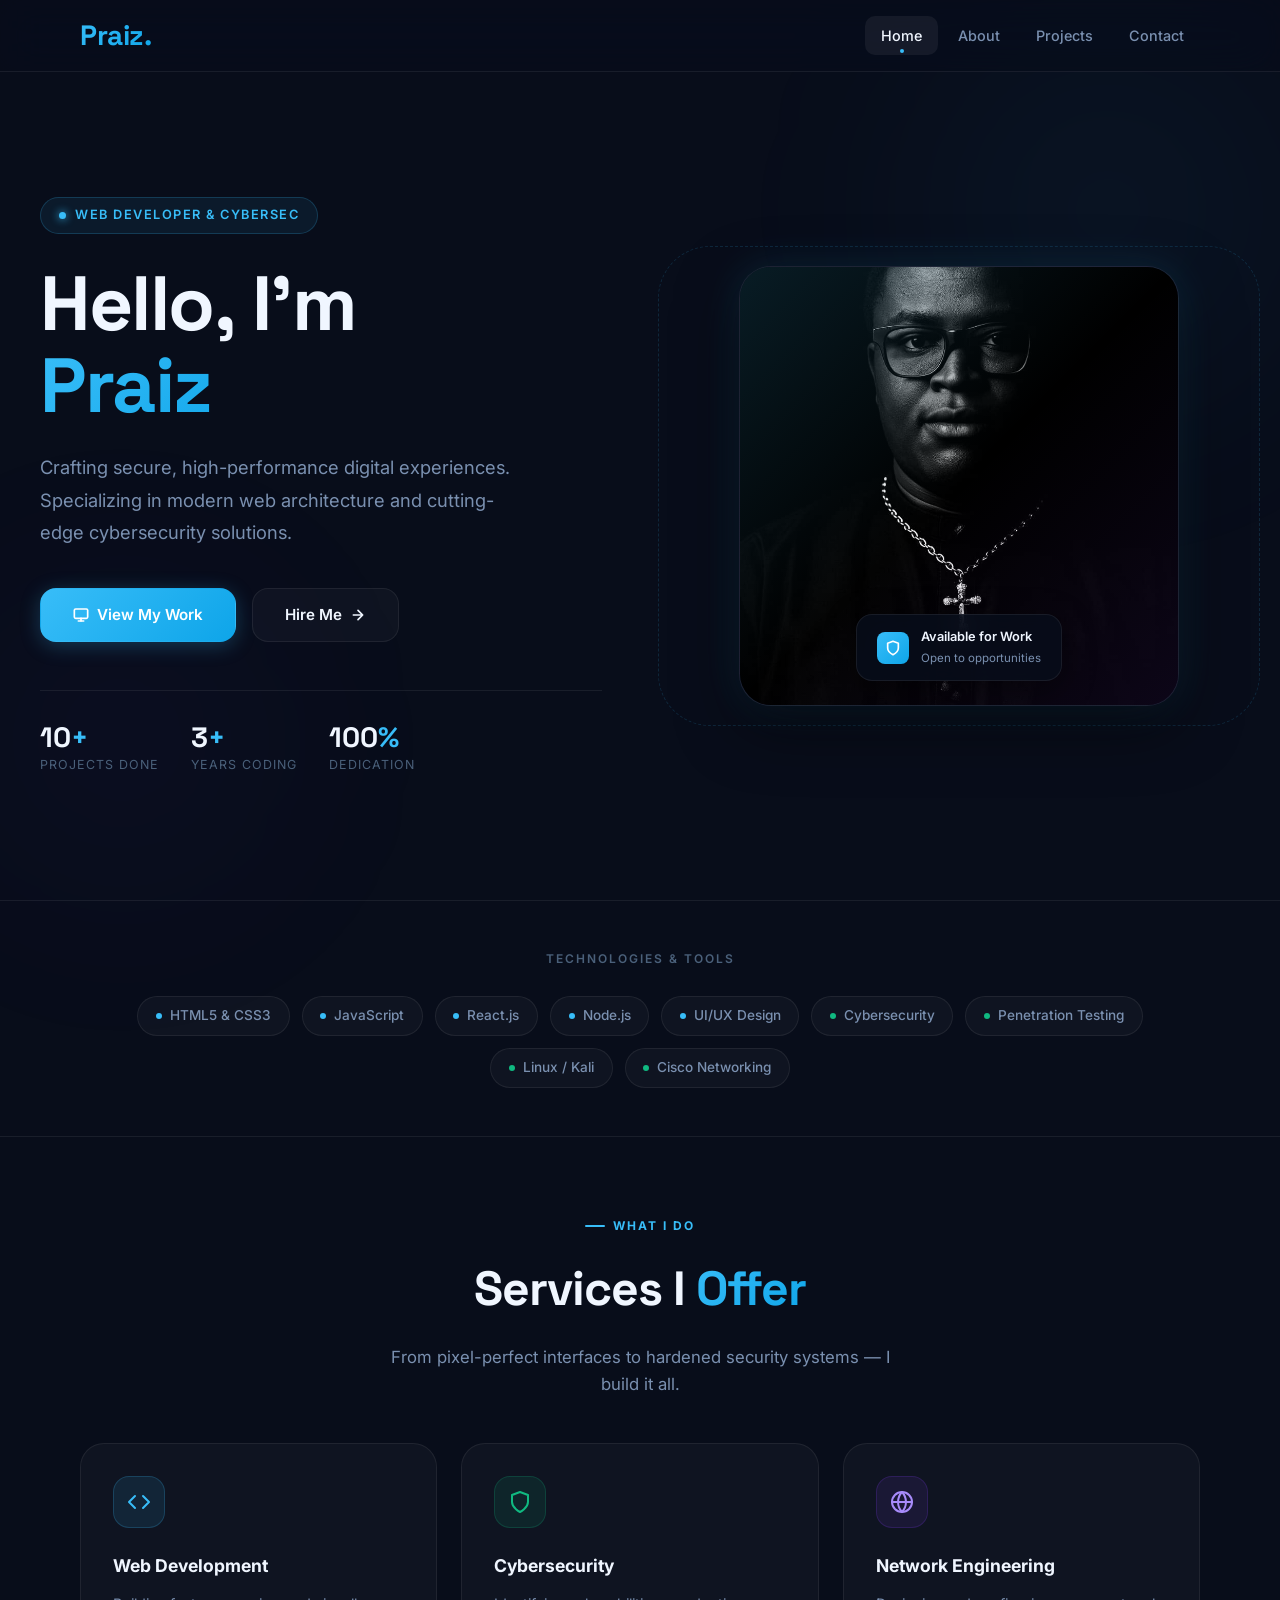
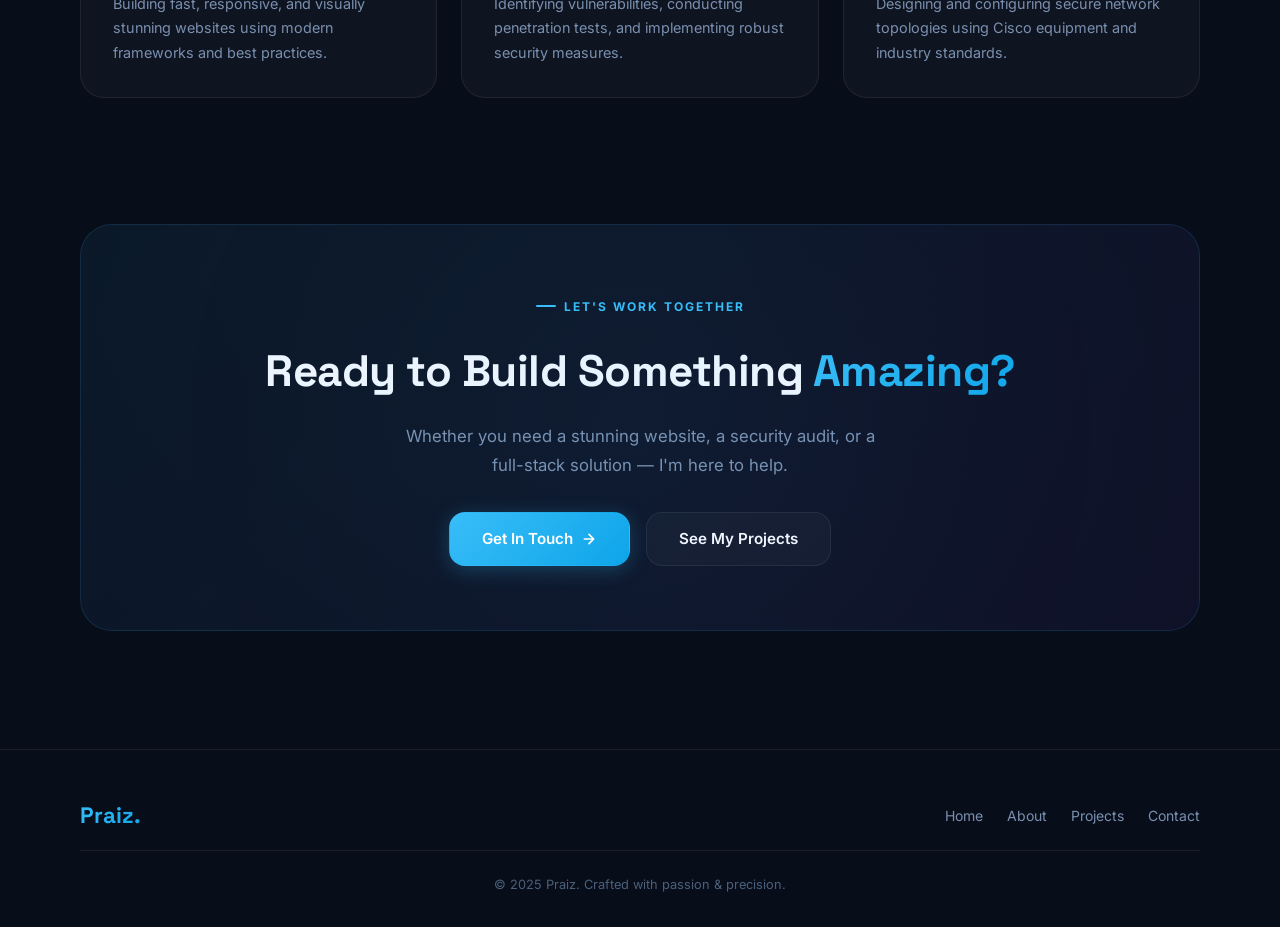
<file: index.html>
<!DOCTYPE html>
<html lang="en">
<head>
  <meta charset="UTF-8" />
  <meta name="viewport" content="width=device-width, initial-scale=1.0" />
  <meta name="description" content="Praiz — Web Developer & Cybersecurity Specialist. Building secure, high-performance digital experiences." />
  <title>Praiz — Web Developer & CyberSec</title>
  <link rel="icon" type="image/x-icon" href="images/favicon.ico">
  <meta property="og:title" content="Praiz — Web Developer & CyberSec">
  <meta property="og:description" content="Crafting secure, high-performance digital experiences.">
  <meta property="og:type" content="website">
  <link rel="stylesheet" href="style.css" />
  <style>
    /* ── PAGE WRAPPER ── */
    .page-wrap {
      position: relative;
      z-index: 1;
      min-height: 100vh;
    }

    /* ── HERO ── */
    .hero {
      min-height: 100vh;
      display: flex;
      align-items: center;
      padding-top: var(--nav-h);
      position: relative;
    }
    .hero-grid {
      display: grid;
      grid-template-columns: 1fr 1fr;
      gap: clamp(2rem, 6vw, 5rem);
      align-items: center;
      padding: clamp(3rem, 8vh, 6rem) 0;
    }

    /* ── HERO CONTENT ── */
    .hero-eyebrow {
      display: inline-flex;
      align-items: center;
      gap: 0.6rem;
      background: rgba(56,189,248,0.08);
      border: 1px solid rgba(56,189,248,0.2);
      padding: 0.45rem 1.1rem;
      border-radius: 50px;
      font-size: 0.8rem;
      font-weight: 600;
      letter-spacing: 1.5px;
      text-transform: uppercase;
      color: var(--accent);
      margin-bottom: 1.75rem;
    }
    .hero-eyebrow .dot {
      width: 7px; height: 7px;
      border-radius: 50%;
      background: var(--accent);
      box-shadow: 0 0 8px var(--accent);
      animation: pulse-dot 2s ease-in-out infinite;
    }
    .hero-title {
      font-family: 'Space Grotesk', sans-serif;
      font-size: clamp(2.6rem, 6vw, 5rem);
      font-weight: 700;
      line-height: 1.08;
      letter-spacing: -1.5px;
      margin-bottom: 1.5rem;
    }
    .hero-title .name {
      display: block;
      background: linear-gradient(135deg, var(--accent) 0%, var(--accent-2) 50%, #818cf8 100%);
      -webkit-background-clip: text;
      -webkit-text-fill-color: transparent;
      background-clip: text;
    }
    .hero-desc {
      font-size: clamp(1rem, 2vw, 1.15rem);
      color: var(--text-muted);
      line-height: 1.75;
      max-width: 480px;
      margin-bottom: 2.5rem;
    }
    .hero-actions {
      display: flex;
      flex-wrap: wrap;
      gap: 1rem;
      align-items: center;
    }

    /* ── STATS ROW ── */
    .hero-stats {
      display: flex;
      gap: 2rem;
      margin-top: 3rem;
      padding-top: 2rem;
      border-top: 1px solid var(--border);
    }
    .stat-item { text-align: left; }
    .stat-num {
      font-family: 'Space Grotesk', sans-serif;
      font-size: 1.75rem;
      font-weight: 700;
      color: var(--text);
      line-height: 1;
    }
    .stat-num span { color: var(--accent); }
    .stat-label {
      font-size: 0.78rem;
      color: var(--text-dim);
      margin-top: 0.25rem;
      text-transform: uppercase;
      letter-spacing: 1px;
    }

    /* ── HERO IMAGE ── */
    .hero-visual {
      display: flex;
      justify-content: center;
      align-items: center;
      position: relative;
    }
    .hero-img-frame {
      position: relative;
      width: min(440px, 100%);
      aspect-ratio: 1;
      border-radius: var(--radius-xl);
      overflow: hidden;
      background: linear-gradient(135deg, rgba(56,189,248,0.05), rgba(124,58,237,0.05));
      border: 1px solid var(--border);
      box-shadow: var(--shadow-lg), var(--shadow-glow);
      animation: float 7s ease-in-out infinite;
    }
    .hero-img-frame::before {
      content: '';
      position: absolute;
      inset: 0;
      background: linear-gradient(135deg, rgba(56,189,248,0.15) 0%, transparent 50%, rgba(124,58,237,0.1) 100%);
      z-index: 1;
      pointer-events: none;
    }
    .hero-img-frame img {
      width: 100%; height: 100%;
      object-fit: cover;
      display: block;
    }
    .hero-img-placeholder {
      width: 100%; height: 100%;
      display: flex;
      align-items: center;
      justify-content: center;
      background: linear-gradient(135deg, #0d1526, #111827);
    }
    .hero-img-placeholder svg {
      width: 120px; height: 120px;
      opacity: 0.15;
    }

    /* Floating badge on image */
    .img-badge {
      position: absolute;
      bottom: 1.5rem;
      left: 50%;
      transform: translateX(-50%);
      background: rgba(8,13,26,0.85);
      backdrop-filter: blur(12px);
      border: 1px solid var(--border);
      border-radius: var(--radius);
      padding: 0.75rem 1.25rem;
      display: flex;
      align-items: center;
      gap: 0.75rem;
      white-space: nowrap;
      z-index: 2;
      box-shadow: var(--shadow);
    }
    .img-badge-icon {
      width: 32px; height: 32px;
      border-radius: 8px;
      background: linear-gradient(135deg, var(--accent), var(--accent-2));
      display: flex; align-items: center; justify-content: center;
      flex-shrink: 0;
    }
    .img-badge-text { font-size: 0.8rem; }
    .img-badge-text strong { display: block; color: var(--text); font-weight: 600; }
    .img-badge-text span { color: var(--text-muted); font-size: 0.72rem; }

    /* Decorative ring */
    .hero-ring {
      position: absolute;
      width: calc(100% + 40px);
      height: calc(100% + 40px);
      border-radius: calc(var(--radius-xl) + 20px);
      border: 1px dashed rgba(56,189,248,0.15);
      top: -20px; left: -20px;
      pointer-events: none;
      animation: float 7s ease-in-out infinite;
      animation-delay: -1s;
    }

    /* ── TECH STACK STRIP ── */
    .tech-strip {
      padding: 3rem 0;
      border-top: 1px solid var(--border);
      border-bottom: 1px solid var(--border);
      position: relative;
      z-index: 1;
      overflow: hidden;
    }
    .tech-strip-label {
      text-align: center;
      font-size: 0.75rem;
      font-weight: 600;
      letter-spacing: 2px;
      text-transform: uppercase;
      color: var(--text-dim);
      margin-bottom: 1.75rem;
    }
    .tech-pills {
      display: flex;
      flex-wrap: wrap;
      justify-content: center;
      gap: 0.75rem;
    }
    .tech-pill {
      display: inline-flex;
      align-items: center;
      gap: 0.5rem;
      padding: 0.5rem 1.1rem;
      border-radius: 50px;
      background: var(--surface);
      border: 1px solid var(--border);
      font-size: 0.85rem;
      font-weight: 500;
      color: var(--text-muted);
      transition: all var(--transition);
    }
    .tech-pill:hover {
      background: var(--surface-hover);
      border-color: var(--border-hover);
      color: var(--text);
      transform: translateY(-2px);
    }
    .tech-pill .pill-dot {
      width: 6px; height: 6px;
      border-radius: 50%;
      background: var(--accent);
      flex-shrink: 0;
    }
    .tech-pill.cyber .pill-dot { background: var(--green); }

    /* ── SERVICES SECTION ── */
    .services {
      padding: clamp(4rem, 8vh, 7rem) 0;
      position: relative;
      z-index: 1;
    }
    .services-header {
      text-align: center;
      margin-bottom: clamp(2.5rem, 5vh, 4rem);
    }
    .services-header h2 {
      font-family: 'Space Grotesk', sans-serif;
      font-size: clamp(2rem, 4vw, 3rem);
      font-weight: 700;
      letter-spacing: -1px;
      margin-bottom: 1rem;
    }
    .services-header p {
      color: var(--text-muted);
      font-size: 1.05rem;
      max-width: 500px;
      margin: 0 auto;
    }
    .services-grid {
      display: grid;
      grid-template-columns: repeat(3, 1fr);
      gap: 1.5rem;
    }
    .service-card {
      background: var(--surface);
      border: 1px solid var(--border);
      border-radius: var(--radius-lg);
      padding: 2rem;
      transition: all var(--spring);
      position: relative;
      overflow: hidden;
    }
    .service-card::before {
      content: '';
      position: absolute;
      top: 0; left: 0; right: 0;
      height: 2px;
      background: linear-gradient(90deg, var(--accent), var(--accent-2));
      transform: scaleX(0);
      transform-origin: left;
      transition: transform var(--spring);
    }
    .service-card:hover {
      background: var(--surface-hover);
      border-color: var(--border-hover);
      transform: translateY(-4px);
      box-shadow: var(--shadow), var(--shadow-glow);
    }
    .service-card:hover::before { transform: scaleX(1); }
    .service-icon {
      width: 52px; height: 52px;
      border-radius: var(--radius);
      background: rgba(56,189,248,0.1);
      border: 1px solid rgba(56,189,248,0.2);
      display: flex; align-items: center; justify-content: center;
      margin-bottom: 1.5rem;
      color: var(--accent);
    }
    .service-card h3 {
      font-size: 1.1rem;
      font-weight: 700;
      margin-bottom: 0.75rem;
      color: var(--text);
    }
    .service-card p {
      font-size: 0.9rem;
      color: var(--text-muted);
      line-height: 1.7;
    }

    /* ── CTA SECTION ── */
    .cta-section {
      padding: clamp(3rem, 6vh, 5rem) 0;
      position: relative;
      z-index: 1;
    }
    .cta-card {
      background: linear-gradient(135deg, rgba(56,189,248,0.06), rgba(124,58,237,0.06));
      border: 1px solid rgba(56,189,248,0.15);
      border-radius: var(--radius-xl);
      padding: clamp(2.5rem, 5vw, 4rem);
      text-align: center;
      position: relative;
      overflow: hidden;
    }
    .cta-card::before {
      content: '';
      position: absolute;
      top: -50%; left: -50%;
      width: 200%; height: 200%;
      background: radial-gradient(circle at center, rgba(56,189,248,0.05) 0%, transparent 60%);
      pointer-events: none;
    }
    .cta-card h2 {
      font-family: 'Space Grotesk', sans-serif;
      font-size: clamp(1.75rem, 4vw, 2.75rem);
      font-weight: 700;
      letter-spacing: -0.5px;
      margin-bottom: 1rem;
    }
    .cta-card p {
      color: var(--text-muted);
      font-size: 1.05rem;
      max-width: 480px;
      margin: 0 auto 2rem;
      line-height: 1.7;
    }
    .cta-actions {
      display: flex;
      gap: 1rem;
      justify-content: center;
      flex-wrap: wrap;
    }

    /* ── RESPONSIVE ── */
    @media (max-width: 992px) {
      .hero-grid { grid-template-columns: 1fr; text-align: center; }
      .hero-eyebrow, .hero-actions, .hero-stats { justify-content: center; }
      .hero-desc { margin-left: auto; margin-right: auto; }
      .hero-visual { order: -1; }
      .hero-img-frame { width: min(340px, 80vw); }
      .services-grid { grid-template-columns: repeat(2, 1fr); }
      .stat-item { text-align: center; }
    }
    @media (max-width: 640px) {
      .hero-stats { gap: 1.5rem; flex-wrap: wrap; justify-content: center; }
      .services-grid { grid-template-columns: 1fr; }
      .hero-img-frame { width: min(300px, 85vw); }
      .img-badge { font-size: 0.75rem; padding: 0.6rem 1rem; }
    }
  </style>
</head>
<body>

  <!-- Background Orbs -->
  <div class="orb orb-1" aria-hidden="true"></div>
  <div class="orb orb-2" aria-hidden="true"></div>

  <!-- ── NAVBAR ── -->
  <header class="navbar" id="navbar">
    <div class="container nav-inner">
      <a href="index.html" class="nav-logo">Praiz.</a>
      <nav class="nav-links" aria-label="Primary navigation">
        <a href="index.html" class="active">Home</a>
        <a href="about.html">About</a>
        <a href="projects.html">Projects</a>
        <a href="contact.html">Contact</a>
      </nav>
      <button class="hamburger" id="hamburger" aria-label="Toggle menu" aria-expanded="false">
        <span></span><span></span><span></span>
      </button>
    </div>
  </header>

  <!-- Mobile Drawer -->
  <div class="mobile-overlay" id="mobileOverlay" aria-hidden="true"></div>
  <div class="mobile-drawer" id="mobileDrawer" aria-label="Mobile navigation">
    <div class="mobile-drawer-logo">Praiz.</div>
    <nav class="mobile-nav-links">
      <a href="index.html" class="active">
        <span class="nav-icon">
          <svg width="18" height="18" viewBox="0 0 24 24" fill="none" stroke="currentColor" stroke-width="2" stroke-linecap="round" stroke-linejoin="round"><path d="M3 9l9-7 9 7v11a2 2 0 0 1-2 2H5a2 2 0 0 1-2-2z"/><polyline points="9 22 9 12 15 12 15 22"/></svg>
        </span>
        Home
      </a>
      <a href="about.html">
        <span class="nav-icon">
          <svg width="18" height="18" viewBox="0 0 24 24" fill="none" stroke="currentColor" stroke-width="2" stroke-linecap="round" stroke-linejoin="round"><path d="M20 21v-2a4 4 0 0 0-4-4H8a4 4 0 0 0-4 4v2"/><circle cx="12" cy="7" r="4"/></svg>
        </span>
        About
      </a>
      <a href="projects.html">
        <span class="nav-icon">
          <svg width="18" height="18" viewBox="0 0 24 24" fill="none" stroke="currentColor" stroke-width="2" stroke-linecap="round" stroke-linejoin="round"><rect x="2" y="3" width="20" height="14" rx="2"/><line x1="8" y1="21" x2="16" y2="21"/><line x1="12" y1="17" x2="12" y2="21"/></svg>
        </span>
        Projects
      </a>
      <a href="contact.html">
        <span class="nav-icon">
          <svg width="18" height="18" viewBox="0 0 24 24" fill="none" stroke="currentColor" stroke-width="2" stroke-linecap="round" stroke-linejoin="round"><path d="M4 4h16c1.1 0 2 .9 2 2v12c0 1.1-.9 2-2 2H4c-1.1 0-2-.9-2-2V6c0-1.1.9-2 2-2z"/><polyline points="22,6 12,13 2,6"/></svg>
        </span>
        Contact
      </a>
    </nav>
    <div class="mobile-drawer-footer">© 2025 Praiz. All rights reserved.</div>
  </div>

  <!-- ── PAGE CONTENT ── -->
  <div class="page-wrap">

    <!-- HERO -->
    <section class="hero">
      <div class="container hero-grid">

        <!-- Left: Content -->
        <div class="hero-content">
          <div class="hero-eyebrow fade-up visible">
            <span class="dot"></span>
            Web Developer &amp; CyberSec
          </div>
          <h1 class="hero-title fade-up visible" style="transition-delay:0.05s">
            Hello, I'm
            <span class="name">Praiz</span>
          </h1>
          <p class="hero-desc fade-up visible" style="transition-delay:0.1s">
            Crafting secure, high-performance digital experiences. Specializing in modern web architecture and cutting-edge cybersecurity solutions.
          </p>
          <div class="hero-actions fade-up visible" style="transition-delay:0.15s">
            <a href="projects.html" class="btn btn-primary">
              <svg width="16" height="16" viewBox="0 0 24 24" fill="none" stroke="currentColor" stroke-width="2.5" stroke-linecap="round" stroke-linejoin="round"><rect x="2" y="3" width="20" height="14" rx="2"/><line x1="8" y1="21" x2="16" y2="21"/><line x1="12" y1="17" x2="12" y2="21"/></svg>
              View My Work
            </a>
            <a href="contact.html" class="btn btn-ghost">
              Hire Me
              <svg width="16" height="16" viewBox="0 0 24 24" fill="none" stroke="currentColor" stroke-width="2.5" stroke-linecap="round" stroke-linejoin="round"><path d="M5 12h14M12 5l7 7-7 7"/></svg>
            </a>
          </div>
          <div class="hero-stats fade-up visible" style="transition-delay:0.2s">
            <div class="stat-item">
              <div class="stat-num">10<span>+</span></div>
              <div class="stat-label">Projects Done</div>
            </div>
            <div class="stat-item">
              <div class="stat-num">3<span>+</span></div>
              <div class="stat-label">Years Coding</div>
            </div>
            <div class="stat-item">
              <div class="stat-num">100<span>%</span></div>
              <div class="stat-label">Dedication</div>
            </div>
          </div>
        </div>

        <!-- Right: Visual -->
        <div class="hero-visual fade-up visible" style="transition-delay:0.25s">
          <div class="hero-ring" aria-hidden="true"></div>
          <div class="hero-img-frame">
            <img src="images/main.jpeg" alt="Praiz — Developer" onerror="this.parentElement.innerHTML='<div class=\'hero-img-placeholder\'><svg viewBox=\'0 0 24 24\' fill=\'none\' stroke=\'currentColor\' stroke-width=\'0.5\'><path d=\'M20 21v-2a4 4 0 0 0-4-4H8a4 4 0 0 0-4 4v2\'/><circle cx=\'12\' cy=\'7\' r=\'4\'/></svg></div>'" />
            <div class="img-badge">
              <div class="img-badge-icon">
                <svg width="16" height="16" viewBox="0 0 24 24" fill="none" stroke="#fff" stroke-width="2.5" stroke-linecap="round" stroke-linejoin="round"><path d="M12 22s8-4 8-10V5l-8-3-8 3v7c0 6 8 10 8 10z"/></svg>
              </div>
              <div class="img-badge-text">
                <strong>Available for Work</strong>
                <span>Open to opportunities</span>
              </div>
            </div>
          </div>
        </div>

      </div>
    </section>

    <!-- TECH STRIP -->
    <div class="tech-strip">
      <div class="container">
        <p class="tech-strip-label">Technologies &amp; Tools</p>
        <div class="tech-pills">
          <span class="tech-pill"><span class="pill-dot"></span>HTML5 &amp; CSS3</span>
          <span class="tech-pill"><span class="pill-dot"></span>JavaScript</span>
          <span class="tech-pill"><span class="pill-dot"></span>React.js</span>
          <span class="tech-pill"><span class="pill-dot"></span>Node.js</span>
          <span class="tech-pill"><span class="pill-dot"></span>UI/UX Design</span>
          <span class="tech-pill cyber"><span class="pill-dot"></span>Cybersecurity</span>
          <span class="tech-pill cyber"><span class="pill-dot"></span>Penetration Testing</span>
          <span class="tech-pill cyber"><span class="pill-dot"></span>Linux / Kali</span>
          <span class="tech-pill cyber"><span class="pill-dot"></span>Cisco Networking</span>
        </div>
      </div>
    </div>

    <!-- SERVICES -->
    <section class="services">
      <div class="container">
        <div class="services-header">
          <div class="section-label">What I Do</div>
          <h2>Services I <span class="gradient-text">Offer</span></h2>
          <p>From pixel-perfect interfaces to hardened security systems — I build it all.</p>
        </div>
        <div class="services-grid">
          <div class="service-card fade-up">
            <div class="service-icon">
              <svg width="24" height="24" viewBox="0 0 24 24" fill="none" stroke="currentColor" stroke-width="2" stroke-linecap="round" stroke-linejoin="round"><polyline points="16 18 22 12 16 6"/><polyline points="8 6 2 12 8 18"/></svg>
            </div>
            <h3>Web Development</h3>
            <p>Building fast, responsive, and visually stunning websites using modern frameworks and best practices.</p>
          </div>
          <div class="service-card fade-up">
            <div class="service-icon" style="background:rgba(16,185,129,0.1);border-color:rgba(16,185,129,0.2);color:var(--green)">
              <svg width="24" height="24" viewBox="0 0 24 24" fill="none" stroke="currentColor" stroke-width="2" stroke-linecap="round" stroke-linejoin="round"><path d="M12 22s8-4 8-10V5l-8-3-8 3v7c0 6 8 10 8 10z"/></svg>
            </div>
            <h3>Cybersecurity</h3>
            <p>Identifying vulnerabilities, conducting penetration tests, and implementing robust security measures.</p>
          </div>
          <div class="service-card fade-up">
            <div class="service-icon" style="background:rgba(124,58,237,0.1);border-color:rgba(124,58,237,0.2);color:#a78bfa">
              <svg width="24" height="24" viewBox="0 0 24 24" fill="none" stroke="currentColor" stroke-width="2" stroke-linecap="round" stroke-linejoin="round"><circle cx="12" cy="12" r="10"/><line x1="2" y1="12" x2="22" y2="12"/><path d="M12 2a15.3 15.3 0 0 1 4 10 15.3 15.3 0 0 1-4 10 15.3 15.3 0 0 1-4-10 15.3 15.3 0 0 1 4-10z"/></svg>
            </div>
            <h3>Network Engineering</h3>
            <p>Designing and configuring secure network topologies using Cisco equipment and industry standards.</p>
          </div>
        </div>
      </div>
    </section>

    <!-- CTA -->
    <section class="cta-section">
      <div class="container">
        <div class="cta-card fade-up">
          <div class="section-label" style="justify-content:center;margin-bottom:1.25rem">Let's Work Together</div>
          <h2>Ready to Build Something <span class="gradient-text">Amazing?</span></h2>
          <p>Whether you need a stunning website, a security audit, or a full-stack solution — I'm here to help.</p>
          <div class="cta-actions">
            <a href="contact.html" class="btn btn-primary">
              Get In Touch
              <svg width="16" height="16" viewBox="0 0 24 24" fill="none" stroke="currentColor" stroke-width="2.5" stroke-linecap="round" stroke-linejoin="round"><path d="M5 12h14M12 5l7 7-7 7"/></svg>
            </a>
            <a href="projects.html" class="btn btn-ghost">See My Projects</a>
          </div>
        </div>
      </div>
    </section>

    <!-- FOOTER -->
    <footer class="footer">
      <div class="container">
        <div class="footer-inner">
          <a href="index.html" class="footer-logo">Praiz.</a>
          <nav class="footer-links">
            <a href="index.html">Home</a>
            <a href="about.html">About</a>
            <a href="projects.html">Projects</a>
            <a href="contact.html">Contact</a>
          </nav>
        </div>
        <p class="footer-copy">© 2025 Praiz. Crafted with passion &amp; precision.</p>
      </div>
    </footer>

  </div><!-- /page-wrap -->

  <script>
    (() => {
      // ── Navbar scroll effect
      const navbar = document.getElementById('navbar');
      window.addEventListener('scroll', () => {
        navbar.classList.toggle('scrolled', window.scrollY > 20);
      }, { passive: true });

      // ── Hamburger / Drawer
      const hamburger = document.getElementById('hamburger');
      const drawer    = document.getElementById('mobileDrawer');
      const overlay   = document.getElementById('mobileOverlay');

      function openMenu() {
        hamburger.classList.add('open');
        drawer.classList.add('open');
        overlay.classList.add('open');
        document.body.style.overflow = 'hidden';
        hamburger.setAttribute('aria-expanded', 'true');
      }
      function closeMenu() {
        hamburger.classList.remove('open');
        drawer.classList.remove('open');
        overlay.classList.remove('open');
        document.body.style.overflow = '';
        hamburger.setAttribute('aria-expanded', 'false');
      }
      hamburger.addEventListener('click', () => {
        drawer.classList.contains('open') ? closeMenu() : openMenu();
      });
      overlay.addEventListener('click', closeMenu);
      document.querySelectorAll('.mobile-nav-links a').forEach(a => a.addEventListener('click', closeMenu));

      // ── Scroll-triggered fade-up with security improvements
      const observer = new IntersectionObserver((entries) => {
        entries.forEach(e => { 
          if (e.isIntersecting) { 
            e.target.classList.add('visible'); 
            observer.unobserve(e.target); 
          } 
        });
      }, { threshold: 0.12 });
      
      // Observe elements with security checks
      document.querySelectorAll('.fade-up:not(.visible)').forEach(el => {
        // Check if element is in DOM before observing
        if (document.body.contains(el)) {
          observer.observe(el);
        }
      });
    })();
  </script>
</body>
</html>
</file>
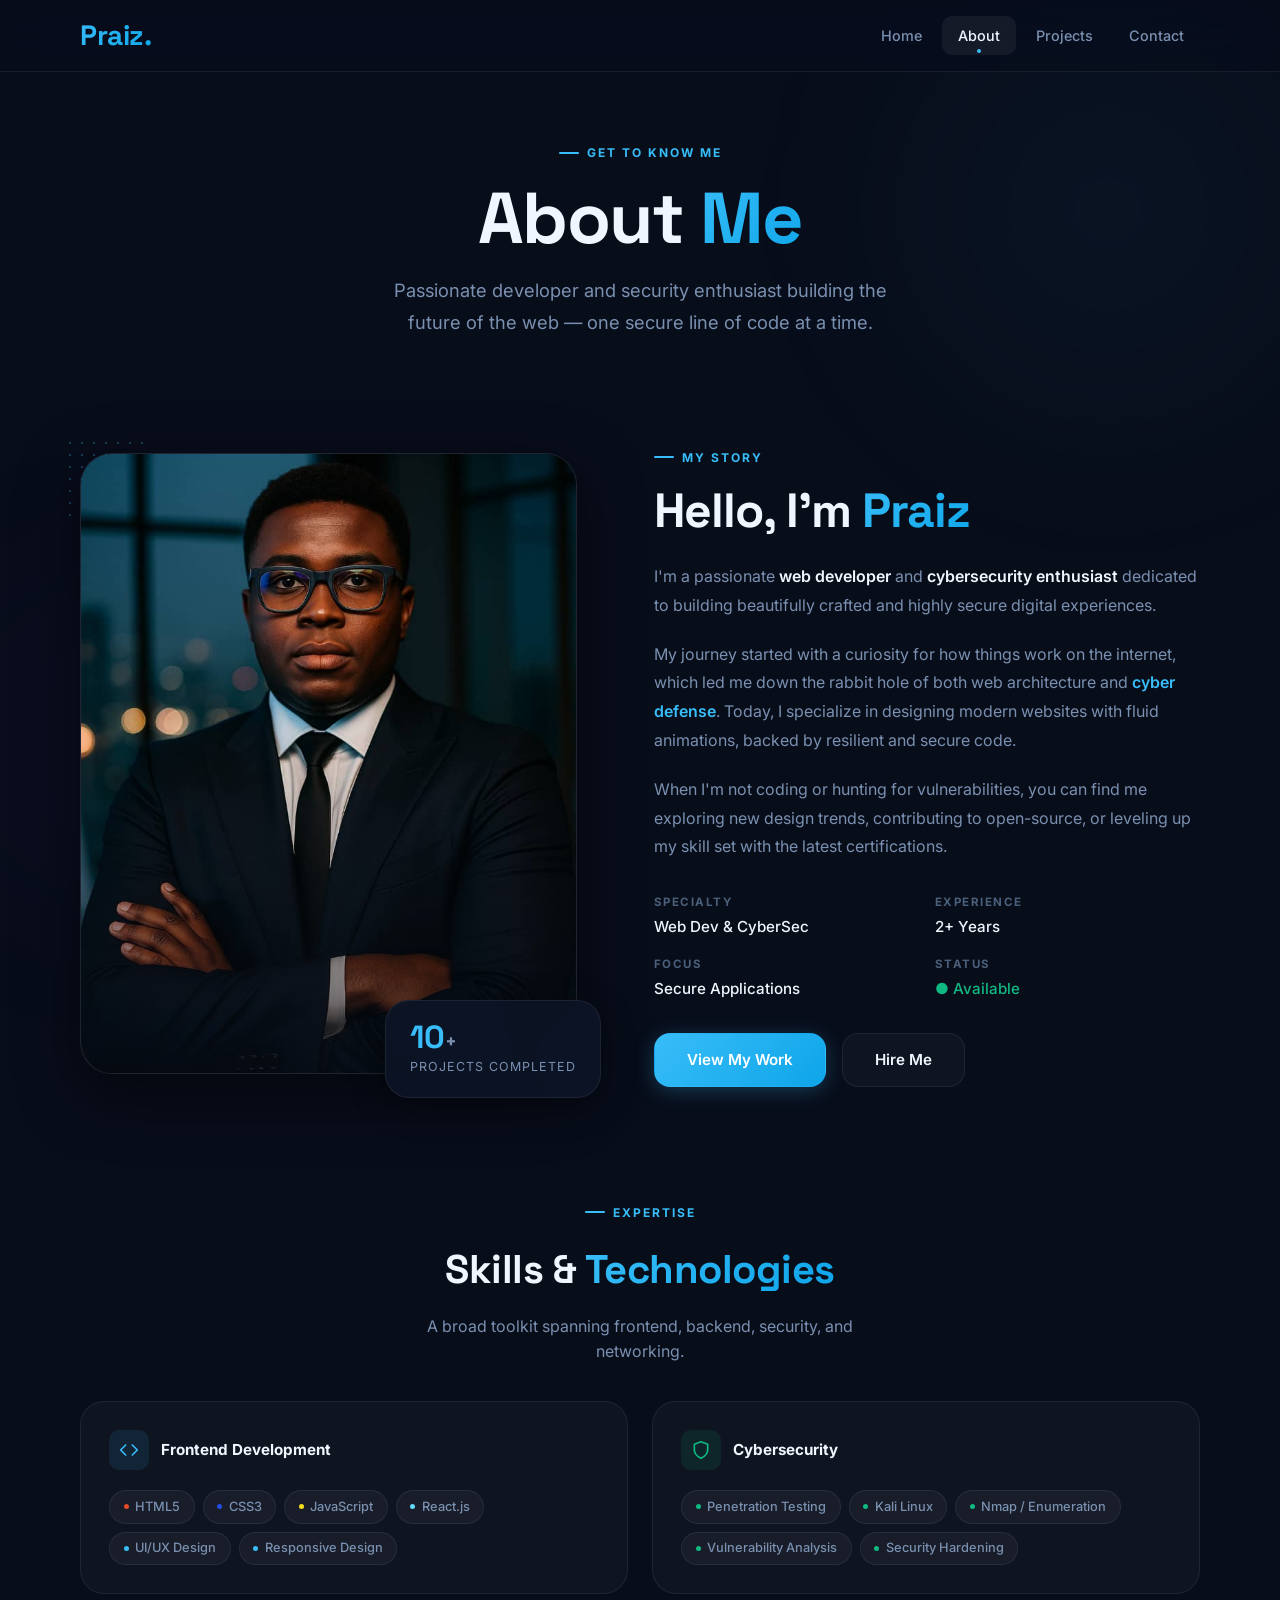
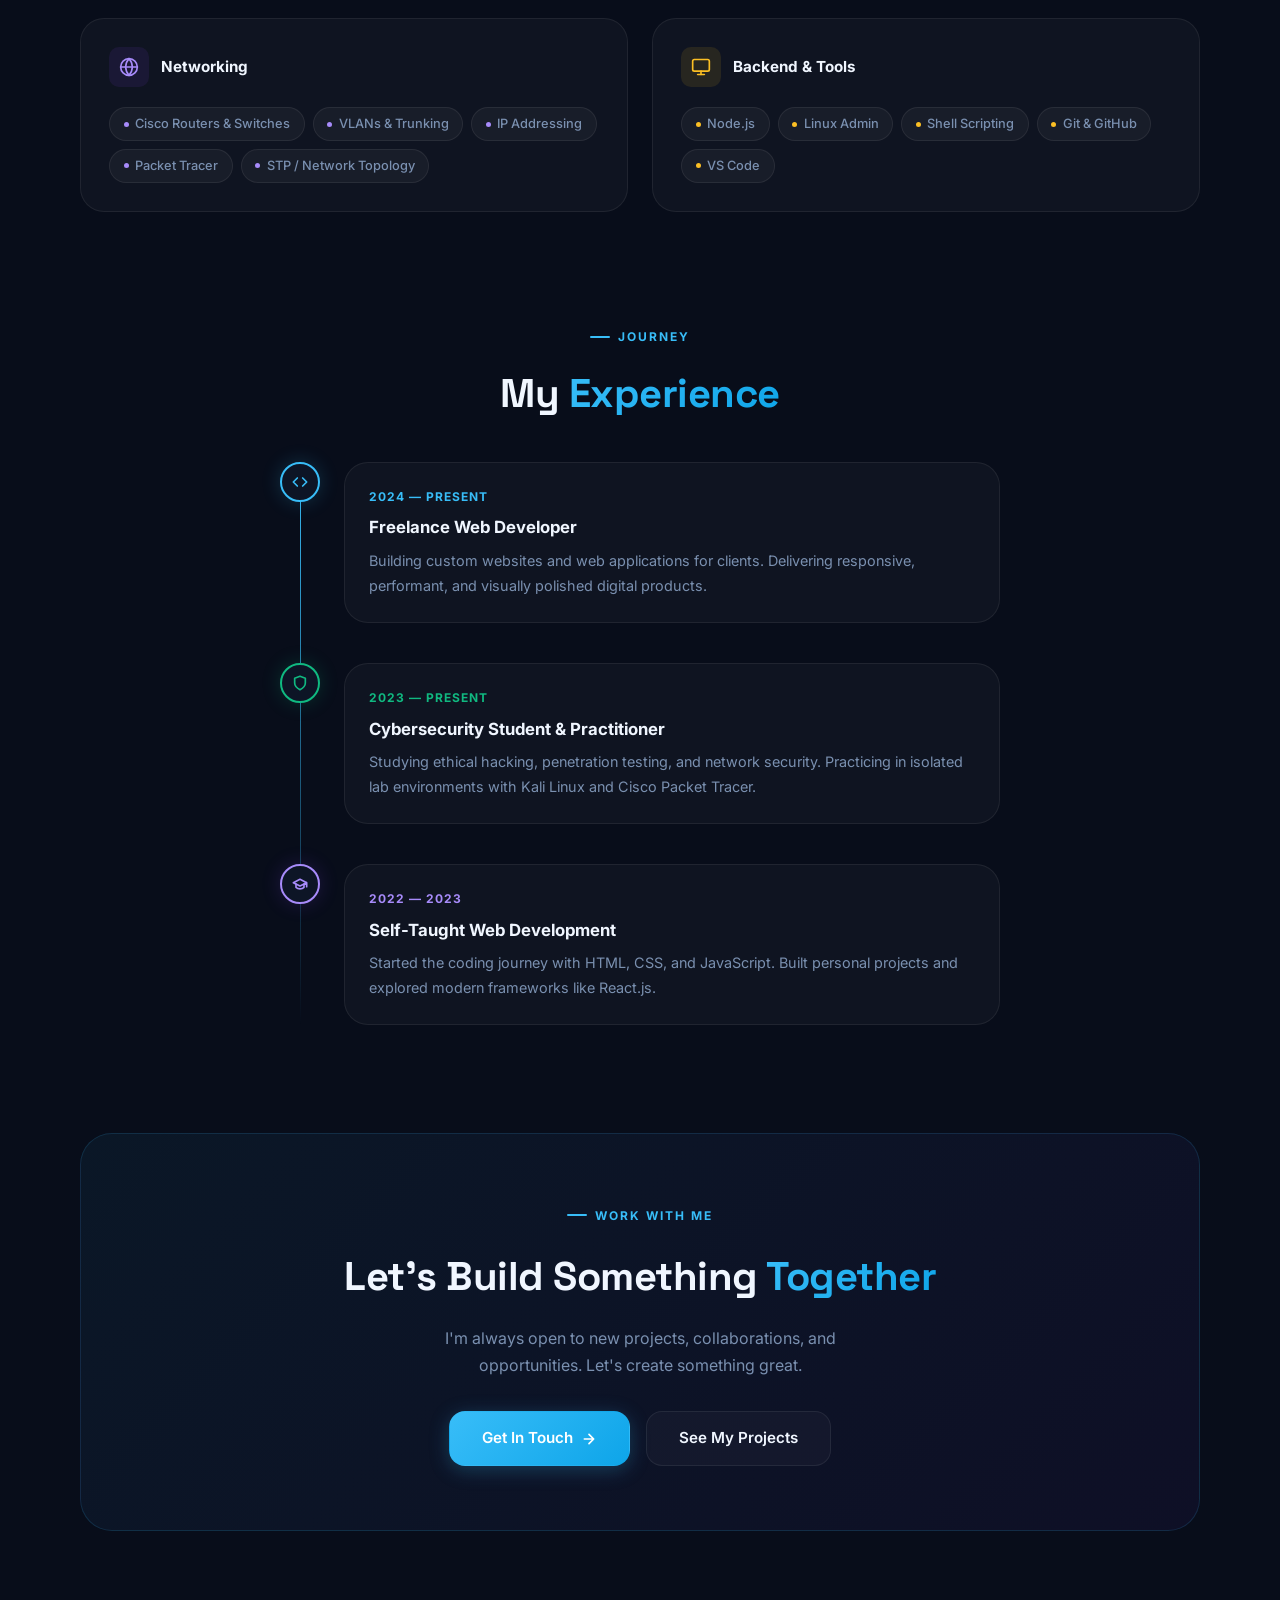
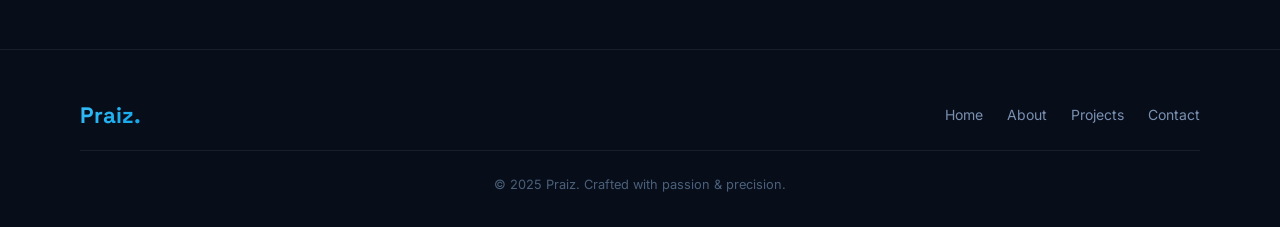
<file: about.html>
<!DOCTYPE html>
<html lang="en">
<head>
  <meta charset="UTF-8" />
  <meta name="viewport" content="width=device-width, initial-scale=1.0" />
  <meta name="description" content="About Praiz — Web Developer & Cybersecurity Specialist." />
  <title>About — Praiz</title>
  <link rel="icon" type="image/x-icon" href="images/favicon.ico">
  <meta property="og:title" content="About — Praiz">
  <meta property="og:description" content="About Praiz — Web Developer & Cybersecurity Specialist.">
  <meta property="og:type" content="website">
  <link rel="stylesheet" href="style.css" />
  <style>
    .page-wrap { position: relative; z-index: 1; }

    /* ── PAGE HERO ── */
    .page-hero {
      padding: calc(var(--nav-h) + 4rem) 0 3rem;
      text-align: center;
      position: relative;
    }
    .page-hero h1 {
      font-family: 'Space Grotesk', sans-serif;
      font-size: clamp(2.5rem, 6vw, 4.5rem);
      font-weight: 700;
      letter-spacing: -1.5px;
      line-height: 1.1;
      margin-bottom: 1rem;
    }
    .page-hero p {
      color: var(--text-muted);
      font-size: clamp(1rem, 2vw, 1.15rem);
      max-width: 520px;
      margin: 0 auto;
      line-height: 1.75;
    }

    /* ── ABOUT SECTION ── */
    .about-section {
      padding: clamp(3rem, 6vh, 5rem) 0;
      position: relative;
      z-index: 1;
    }
    .about-grid {
      display: grid;
      grid-template-columns: 1fr 1.1fr;
      gap: clamp(2.5rem, 6vw, 5rem);
      align-items: center;
    }

    /* Image side */
    .about-img-wrap {
      position: relative;
    }
    .about-img-frame {
      position: relative;
      border-radius: var(--radius-xl);
      overflow: hidden;
      border: 1px solid var(--border);
      box-shadow: var(--shadow-lg);
      background: var(--surface);
      aspect-ratio: 4/5;
    }
    .about-img-frame img {
      width: 100%; height: 100%;
      object-fit: cover;
      display: block;
      transition: transform 0.6s ease;
    }
    .about-img-frame:hover img { transform: scale(1.04); }
    .about-img-frame::after {
      content: '';
      position: absolute;
      inset: 0;
      background: linear-gradient(to top, rgba(8,13,26,0.6) 0%, transparent 50%);
      pointer-events: none;
    }

    /* Floating card on image */
    .about-img-card {
      position: absolute;
      bottom: -1.5rem;
      right: -1.5rem;
      background: rgba(13,21,38,0.9);
      backdrop-filter: blur(16px);
      border: 1px solid var(--border);
      border-radius: var(--radius-lg);
      padding: 1.25rem 1.5rem;
      box-shadow: var(--shadow);
      min-width: 180px;
    }
    .about-img-card .card-num {
      font-family: 'Space Grotesk', sans-serif;
      font-size: 2rem;
      font-weight: 700;
      color: var(--accent);
      line-height: 1;
    }
    .about-img-card .card-label {
      font-size: 0.78rem;
      color: var(--text-muted);
      margin-top: 0.25rem;
      text-transform: uppercase;
      letter-spacing: 1px;
    }

    /* Decorative dots */
    .about-dots {
      position: absolute;
      top: -1rem;
      left: -1rem;
      width: 80px; height: 80px;
      background-image: radial-gradient(circle, rgba(56,189,248,0.3) 1px, transparent 1px);
      background-size: 12px 12px;
      border-radius: 8px;
      pointer-events: none;
    }

    /* Content side */
    .about-content h2 {
      font-family: 'Space Grotesk', sans-serif;
      font-size: clamp(2rem, 4vw, 3rem);
      font-weight: 700;
      letter-spacing: -1px;
      margin-bottom: 1.5rem;
      line-height: 1.15;
    }
    .about-content p {
      color: var(--text-muted);
      font-size: 1rem;
      line-height: 1.8;
      margin-bottom: 1.25rem;
    }
    .about-content p strong {
      color: var(--text);
      font-weight: 600;
    }
    .about-content p .highlight {
      color: var(--accent);
      font-weight: 600;
    }

    /* Info list */
    .about-info-list {
      display: grid;
      grid-template-columns: 1fr 1fr;
      gap: 1rem;
      margin: 2rem 0;
    }
    .info-item {
      display: flex;
      flex-direction: column;
      gap: 0.2rem;
    }
    .info-item .info-label {
      font-size: 0.72rem;
      font-weight: 700;
      letter-spacing: 1.5px;
      text-transform: uppercase;
      color: var(--text-dim);
    }
    .info-item .info-val {
      font-size: 0.95rem;
      font-weight: 500;
      color: var(--text);
    }

    /* ── SKILLS SECTION ── */
    .skills-section {
      padding: clamp(3rem, 6vh, 5rem) 0;
      position: relative;
      z-index: 1;
    }
    .skills-header {
      text-align: center;
      margin-bottom: clamp(2rem, 4vh, 3.5rem);
    }
    .skills-header h2 {
      font-family: 'Space Grotesk', sans-serif;
      font-size: clamp(1.75rem, 3.5vw, 2.5rem);
      font-weight: 700;
      letter-spacing: -0.5px;
      margin-bottom: 0.75rem;
    }
    .skills-header p {
      color: var(--text-muted);
      font-size: 1rem;
      max-width: 480px;
      margin: 0 auto;
    }

    .skills-grid {
      display: grid;
      grid-template-columns: repeat(2, 1fr);
      gap: 1.5rem;
    }
    .skill-group {
      background: var(--surface);
      border: 1px solid var(--border);
      border-radius: var(--radius-lg);
      padding: 1.75rem;
      transition: all var(--spring);
    }
    .skill-group:hover {
      background: var(--surface-hover);
      border-color: var(--border-hover);
      transform: translateY(-3px);
      box-shadow: var(--shadow);
    }
    .skill-group-header {
      display: flex;
      align-items: center;
      gap: 0.75rem;
      margin-bottom: 1.25rem;
    }
    .skill-group-icon {
      width: 40px; height: 40px;
      border-radius: var(--radius-sm);
      display: flex; align-items: center; justify-content: center;
      flex-shrink: 0;
    }
    .skill-group-title {
      font-size: 0.95rem;
      font-weight: 700;
      color: var(--text);
    }
    .skill-tags {
      display: flex;
      flex-wrap: wrap;
      gap: 0.5rem;
    }
    .skill-tag {
      display: inline-flex;
      align-items: center;
      gap: 0.4rem;
      padding: 0.35rem 0.85rem;
      border-radius: 50px;
      font-size: 0.8rem;
      font-weight: 500;
      background: rgba(255,255,255,0.04);
      border: 1px solid var(--border);
      color: var(--text-muted);
      transition: all var(--transition);
    }
    .skill-tag:hover {
      color: var(--text);
      border-color: rgba(56,189,248,0.3);
      background: rgba(56,189,248,0.06);
    }
    .skill-tag .tag-dot {
      width: 5px; height: 5px;
      border-radius: 50%;
      flex-shrink: 0;
    }

    /* ── EXPERIENCE TIMELINE ── */
    .experience-section {
      padding: clamp(3rem, 6vh, 5rem) 0;
      position: relative;
      z-index: 1;
    }
    .exp-header {
      text-align: center;
      margin-bottom: clamp(2rem, 4vh, 3.5rem);
    }
    .exp-header h2 {
      font-family: 'Space Grotesk', sans-serif;
      font-size: clamp(1.75rem, 3.5vw, 2.5rem);
      font-weight: 700;
      letter-spacing: -0.5px;
      margin-bottom: 0.75rem;
    }
    .timeline {
      max-width: 720px;
      margin: 0 auto;
      position: relative;
    }
    .timeline::before {
      content: '';
      position: absolute;
      left: 20px;
      top: 0; bottom: 0;
      width: 1px;
      background: linear-gradient(to bottom, var(--accent), transparent);
    }
    .timeline-item {
      display: flex;
      gap: 1.5rem;
      padding-bottom: 2.5rem;
      position: relative;
    }
    .timeline-item:last-child { padding-bottom: 0; }
    .timeline-dot {
      width: 40px; height: 40px;
      border-radius: 50%;
      background: var(--bg-2);
      border: 2px solid var(--accent);
      display: flex; align-items: center; justify-content: center;
      flex-shrink: 0;
      color: var(--accent);
      position: relative;
      z-index: 1;
      box-shadow: 0 0 20px rgba(56,189,248,0.2);
    }
    .timeline-body {
      background: var(--surface);
      border: 1px solid var(--border);
      border-radius: var(--radius-lg);
      padding: 1.5rem;
      flex: 1;
      transition: all var(--transition);
    }
    .timeline-body:hover {
      background: var(--surface-hover);
      border-color: var(--border-hover);
    }
    .timeline-date {
      font-size: 0.75rem;
      font-weight: 700;
      letter-spacing: 1px;
      text-transform: uppercase;
      color: var(--accent);
      margin-bottom: 0.5rem;
    }
    .timeline-title {
      font-size: 1.05rem;
      font-weight: 700;
      color: var(--text);
      margin-bottom: 0.5rem;
    }
    .timeline-desc {
      font-size: 0.9rem;
      color: var(--text-muted);
      line-height: 1.7;
    }

    /* ── CTA ── */
    .about-cta {
      padding: clamp(3rem, 6vh, 5rem) 0;
      position: relative;
      z-index: 1;
    }
    .about-cta-inner {
      background: linear-gradient(135deg, rgba(56,189,248,0.06), rgba(124,58,237,0.06));
      border: 1px solid rgba(56,189,248,0.15);
      border-radius: var(--radius-xl);
      padding: clamp(2.5rem, 5vw, 4rem);
      text-align: center;
    }
    .about-cta-inner h2 {
      font-family: 'Space Grotesk', sans-serif;
      font-size: clamp(1.75rem, 3.5vw, 2.5rem);
      font-weight: 700;
      letter-spacing: -0.5px;
      margin-bottom: 1rem;
    }
    .about-cta-inner p {
      color: var(--text-muted);
      font-size: 1rem;
      max-width: 440px;
      margin: 0 auto 2rem;
      line-height: 1.7;
    }
    .cta-btns {
      display: flex;
      gap: 1rem;
      justify-content: center;
      flex-wrap: wrap;
    }

    /* ── RESPONSIVE ── */
    @media (max-width: 900px) {
      .about-grid { grid-template-columns: 1fr; }
      .about-img-wrap { max-width: 480px; margin: 0 auto; }
      .about-img-card { right: 0; bottom: -1rem; }
      .skills-grid { grid-template-columns: 1fr; }
    }
    @media (max-width: 640px) {
      .about-info-list { grid-template-columns: 1fr; }
      .about-img-card { position: static; margin-top: 1rem; }
      .about-dots { display: none; }
      .timeline::before { left: 16px; }
      .timeline-dot { width: 32px; height: 32px; }
    }
  </style>
</head>
<body>

  <div class="orb orb-1" aria-hidden="true"></div>
  <div class="orb orb-2" aria-hidden="true"></div>

  <!-- NAVBAR -->
  <header class="navbar" id="navbar">
    <div class="container nav-inner">
      <a href="index.html" class="nav-logo">Praiz.</a>
      <nav class="nav-links" aria-label="Primary navigation">
        <a href="index.html">Home</a>
        <a href="about.html" class="active">About</a>
        <a href="projects.html">Projects</a>
        <a href="contact.html">Contact</a>
      </nav>
      <button class="hamburger" id="hamburger" aria-label="Toggle menu" aria-expanded="false">
        <span></span><span></span><span></span>
      </button>
    </div>
  </header>

  <!-- Mobile Drawer -->
  <div class="mobile-overlay" id="mobileOverlay" aria-hidden="true"></div>
  <div class="mobile-drawer" id="mobileDrawer" aria-label="Mobile navigation">
    <div class="mobile-drawer-logo">Praiz.</div>
    <nav class="mobile-nav-links">
      <a href="index.html">
        <span class="nav-icon"><svg width="18" height="18" viewBox="0 0 24 24" fill="none" stroke="currentColor" stroke-width="2" stroke-linecap="round" stroke-linejoin="round"><path d="M3 9l9-7 9 7v11a2 2 0 0 1-2 2H5a2 2 0 0 1-2-2z"/><polyline points="9 22 9 12 15 12 15 22"/></svg></span>
        Home
      </a>
      <a href="about.html" class="active">
        <span class="nav-icon"><svg width="18" height="18" viewBox="0 0 24 24" fill="none" stroke="currentColor" stroke-width="2" stroke-linecap="round" stroke-linejoin="round"><path d="M20 21v-2a4 4 0 0 0-4-4H8a4 4 0 0 0-4 4v2"/><circle cx="12" cy="7" r="4"/></svg></span>
        About
      </a>
      <a href="projects.html">
        <span class="nav-icon"><svg width="18" height="18" viewBox="0 0 24 24" fill="none" stroke="currentColor" stroke-width="2" stroke-linecap="round" stroke-linejoin="round"><rect x="2" y="3" width="20" height="14" rx="2"/><line x1="8" y1="21" x2="16" y2="21"/><line x1="12" y1="17" x2="12" y2="21"/></svg></span>
        Projects
      </a>
      <a href="contact.html">
        <span class="nav-icon"><svg width="18" height="18" viewBox="0 0 24 24" fill="none" stroke="currentColor" stroke-width="2" stroke-linecap="round" stroke-linejoin="round"><path d="M4 4h16c1.1 0 2 .9 2 2v12c0 1.1-.9 2-2 2H4c-1.1 0-2-.9-2-2V6c0-1.1.9-2 2-2z"/><polyline points="22,6 12,13 2,6"/></svg></span>
        Contact
      </a>
    </nav>
    <div class="mobile-drawer-footer">© 2025 Praiz. All rights reserved.</div>
  </div>

  <div class="page-wrap">

    <!-- PAGE HERO -->
    <div class="page-hero">
      <div class="container">
        <div class="section-label fade-up" style="justify-content:center">Get To Know Me</div>
        <h1 class="fade-up" style="transition-delay:0.05s">About <span class="gradient-text">Me</span></h1>
        <p class="fade-up" style="transition-delay:0.1s">Passionate developer and security enthusiast building the future of the web — one secure line of code at a time.</p>
      </div>
    </div>

    <!-- ABOUT GRID -->
    <section class="about-section">
      <div class="container">
        <div class="about-grid">

          <!-- Image -->
          <div class="about-img-wrap fade-up">
            <div class="about-dots" aria-hidden="true"></div>
            <div class="about-img-frame">
              <img src="images/about.jpeg" alt="Praiz at work" onerror="this.style.display='none'" />
            </div>
            <div class="about-img-card">
              <div class="card-num">10<span style="color:var(--text-muted);font-size:1.2rem">+</span></div>
              <div class="card-label">Projects Completed</div>
            </div>
          </div>

          <!-- Content -->
          <div class="about-content fade-up" style="transition-delay:0.1s">
            <div class="section-label">My Story</div>
            <h2>Hello, I'm <span class="gradient-text">Praiz</span></h2>
            <p>I'm a passionate <strong>web developer</strong> and <strong>cybersecurity enthusiast</strong> dedicated to building beautifully crafted and highly secure digital experiences.</p>
            <p>My journey started with a curiosity for how things work on the internet, which led me down the rabbit hole of both web architecture and <span class="highlight">cyber defense</span>. Today, I specialize in designing modern websites with fluid animations, backed by resilient and secure code.</p>
            <p>When I'm not coding or hunting for vulnerabilities, you can find me exploring new design trends, contributing to open-source, or leveling up my skill set with the latest certifications.</p>

            <div class="about-info-list">
              <div class="info-item">
                <span class="info-label">Specialty</span>
                <span class="info-val">Web Dev &amp; CyberSec</span>
              </div>
              <div class="info-item">
                <span class="info-label">Experience</span>
                <span class="info-val">2+ Years</span>
              </div>
              <div class="info-item">
                <span class="info-label">Focus</span>
                <span class="info-val">Secure Applications</span>
              </div>
              <div class="info-item">
                <span class="info-label">Status</span>
                <span class="info-val" style="color:var(--green)">● Available</span>
              </div>
            </div>

            <div style="display:flex;gap:1rem;flex-wrap:wrap">
              <a href="projects.html" class="btn btn-primary">View My Work</a>
              <a href="contact.html" class="btn btn-ghost">Hire Me</a>
            </div>
          </div>

        </div>
      </div>
    </section>

    <!-- SKILLS -->
    <section class="skills-section">
      <div class="container">
        <div class="skills-header">
          <div class="section-label" style="justify-content:center">Expertise</div>
          <h2>Skills &amp; <span class="gradient-text">Technologies</span></h2>
          <p>A broad toolkit spanning frontend, backend, security, and networking.</p>
        </div>
        <div class="skills-grid">

          <div class="skill-group fade-up">
            <div class="skill-group-header">
              <div class="skill-group-icon" style="background:rgba(56,189,248,0.1);color:var(--accent)">
                <svg width="20" height="20" viewBox="0 0 24 24" fill="none" stroke="currentColor" stroke-width="2" stroke-linecap="round" stroke-linejoin="round"><polyline points="16 18 22 12 16 6"/><polyline points="8 6 2 12 8 18"/></svg>
              </div>
              <span class="skill-group-title">Frontend Development</span>
            </div>
            <div class="skill-tags">
              <span class="skill-tag"><span class="tag-dot" style="background:#e34c26"></span>HTML5</span>
              <span class="skill-tag"><span class="tag-dot" style="background:#264de4"></span>CSS3</span>
              <span class="skill-tag"><span class="tag-dot" style="background:#f7df1e"></span>JavaScript</span>
              <span class="skill-tag"><span class="tag-dot" style="background:#61dafb"></span>React.js</span>
              <span class="skill-tag"><span class="tag-dot" style="background:var(--accent)"></span>UI/UX Design</span>
              <span class="skill-tag"><span class="tag-dot" style="background:var(--accent)"></span>Responsive Design</span>
            </div>
          </div>

          <div class="skill-group fade-up">
            <div class="skill-group-header">
              <div class="skill-group-icon" style="background:rgba(16,185,129,0.1);color:var(--green)">
                <svg width="20" height="20" viewBox="0 0 24 24" fill="none" stroke="currentColor" stroke-width="2" stroke-linecap="round" stroke-linejoin="round"><path d="M12 22s8-4 8-10V5l-8-3-8 3v7c0 6 8 10 8 10z"/></svg>
              </div>
              <span class="skill-group-title">Cybersecurity</span>
            </div>
            <div class="skill-tags">
              <span class="skill-tag"><span class="tag-dot" style="background:var(--green)"></span>Penetration Testing</span>
              <span class="skill-tag"><span class="tag-dot" style="background:var(--green)"></span>Kali Linux</span>
              <span class="skill-tag"><span class="tag-dot" style="background:var(--green)"></span>Nmap / Enumeration</span>
              <span class="skill-tag"><span class="tag-dot" style="background:var(--green)"></span>Vulnerability Analysis</span>
              <span class="skill-tag"><span class="tag-dot" style="background:var(--green)"></span>Security Hardening</span>
            </div>
          </div>

          <div class="skill-group fade-up">
            <div class="skill-group-header">
              <div class="skill-group-icon" style="background:rgba(124,58,237,0.1);color:#a78bfa">
                <svg width="20" height="20" viewBox="0 0 24 24" fill="none" stroke="currentColor" stroke-width="2" stroke-linecap="round" stroke-linejoin="round"><circle cx="12" cy="12" r="10"/><line x1="2" y1="12" x2="22" y2="12"/><path d="M12 2a15.3 15.3 0 0 1 4 10 15.3 15.3 0 0 1-4 10 15.3 15.3 0 0 1-4-10 15.3 15.3 0 0 1 4-10z"/></svg>
              </div>
              <span class="skill-group-title">Networking</span>
            </div>
            <div class="skill-tags">
              <span class="skill-tag"><span class="tag-dot" style="background:#a78bfa"></span>Cisco Routers &amp; Switches</span>
              <span class="skill-tag"><span class="tag-dot" style="background:#a78bfa"></span>VLANs &amp; Trunking</span>
              <span class="skill-tag"><span class="tag-dot" style="background:#a78bfa"></span>IP Addressing</span>
              <span class="skill-tag"><span class="tag-dot" style="background:#a78bfa"></span>Packet Tracer</span>
              <span class="skill-tag"><span class="tag-dot" style="background:#a78bfa"></span>STP / Network Topology</span>
            </div>
          </div>

          <div class="skill-group fade-up">
            <div class="skill-group-header">
              <div class="skill-group-icon" style="background:rgba(251,191,36,0.1);color:#fbbf24">
                <svg width="20" height="20" viewBox="0 0 24 24" fill="none" stroke="currentColor" stroke-width="2" stroke-linecap="round" stroke-linejoin="round"><rect x="2" y="3" width="20" height="14" rx="2"/><line x1="8" y1="21" x2="16" y2="21"/><line x1="12" y1="17" x2="12" y2="21"/></svg>
              </div>
              <span class="skill-group-title">Backend &amp; Tools</span>
            </div>
            <div class="skill-tags">
              <span class="skill-tag"><span class="tag-dot" style="background:#fbbf24"></span>Node.js</span>
              <span class="skill-tag"><span class="tag-dot" style="background:#fbbf24"></span>Linux Admin</span>
              <span class="skill-tag"><span class="tag-dot" style="background:#fbbf24"></span>Shell Scripting</span>
              <span class="skill-tag"><span class="tag-dot" style="background:#fbbf24"></span>Git &amp; GitHub</span>
              <span class="skill-tag"><span class="tag-dot" style="background:#fbbf24"></span>VS Code</span>
            </div>
          </div>

        </div>
      </div>
    </section>

    <!-- EXPERIENCE TIMELINE -->
    <section class="experience-section">
      <div class="container">
        <div class="exp-header">
          <div class="section-label" style="justify-content:center">Journey</div>
          <h2>My <span class="gradient-text">Experience</span></h2>
        </div>
        <div class="timeline">
          <div class="timeline-item fade-up">
            <div class="timeline-dot">
              <svg width="16" height="16" viewBox="0 0 24 24" fill="none" stroke="currentColor" stroke-width="2.5" stroke-linecap="round" stroke-linejoin="round"><polyline points="16 18 22 12 16 6"/><polyline points="8 6 2 12 8 18"/></svg>
            </div>
            <div class="timeline-body">
              <div class="timeline-date">2024 — Present</div>
              <div class="timeline-title">Freelance Web Developer</div>
              <div class="timeline-desc">Building custom websites and web applications for clients. Delivering responsive, performant, and visually polished digital products.</div>
            </div>
          </div>
          <div class="timeline-item fade-up">
            <div class="timeline-dot" style="border-color:var(--green);color:var(--green);box-shadow:0 0 20px rgba(16,185,129,0.2)">
              <svg width="16" height="16" viewBox="0 0 24 24" fill="none" stroke="currentColor" stroke-width="2.5" stroke-linecap="round" stroke-linejoin="round"><path d="M12 22s8-4 8-10V5l-8-3-8 3v7c0 6 8 10 8 10z"/></svg>
            </div>
            <div class="timeline-body">
              <div class="timeline-date" style="color:var(--green)">2023 — Present</div>
              <div class="timeline-title">Cybersecurity Student &amp; Practitioner</div>
              <div class="timeline-desc">Studying ethical hacking, penetration testing, and network security. Practicing in isolated lab environments with Kali Linux and Cisco Packet Tracer.</div>
            </div>
          </div>
          <div class="timeline-item fade-up">
            <div class="timeline-dot" style="border-color:#a78bfa;color:#a78bfa;box-shadow:0 0 20px rgba(124,58,237,0.2)">
              <svg width="16" height="16" viewBox="0 0 24 24" fill="none" stroke="currentColor" stroke-width="2.5" stroke-linecap="round" stroke-linejoin="round"><path d="M22 10v6M2 10l10-5 10 5-10 5z"/><path d="M6 12v5c3 3 9 3 12 0v-5"/></svg>
            </div>
            <div class="timeline-body">
              <div class="timeline-date" style="color:#a78bfa">2022 — 2023</div>
              <div class="timeline-title">Self-Taught Web Development</div>
              <div class="timeline-desc">Started the coding journey with HTML, CSS, and JavaScript. Built personal projects and explored modern frameworks like React.js.</div>
            </div>
          </div>
        </div>
      </div>
    </section>

    <!-- CTA -->
    <section class="about-cta">
      <div class="container">
        <div class="about-cta-inner fade-up">
          <div class="section-label" style="justify-content:center;margin-bottom:1.25rem">Work With Me</div>
          <h2>Let's Build Something <span class="gradient-text">Together</span></h2>
          <p>I'm always open to new projects, collaborations, and opportunities. Let's create something great.</p>
          <div class="cta-btns">
            <a href="contact.html" class="btn btn-primary">
              Get In Touch
              <svg width="16" height="16" viewBox="0 0 24 24" fill="none" stroke="currentColor" stroke-width="2.5" stroke-linecap="round" stroke-linejoin="round"><path d="M5 12h14M12 5l7 7-7 7"/></svg>
            </a>
            <a href="projects.html" class="btn btn-ghost">See My Projects</a>
          </div>
        </div>
      </div>
    </section>

    <!-- FOOTER -->
    <footer class="footer">
      <div class="container">
        <div class="footer-inner">
          <a href="index.html" class="footer-logo">Praiz.</a>
          <nav class="footer-links">
            <a href="index.html">Home</a>
            <a href="about.html">About</a>
            <a href="projects.html">Projects</a>
            <a href="contact.html">Contact</a>
          </nav>
        </div>
        <p class="footer-copy">© 2025 Praiz. Crafted with passion &amp; precision.</p>
      </div>
    </footer>

  </div>

  <script>
    (() => {
      const navbar = document.getElementById('navbar');
      window.addEventListener('scroll', () => {
        navbar.classList.toggle('scrolled', window.scrollY > 20);
      }, { passive: true });

      const hamburger = document.getElementById('hamburger');
      const drawer    = document.getElementById('mobileDrawer');
      const overlay   = document.getElementById('mobileOverlay');

      function openMenu() {
        hamburger.classList.add('open'); drawer.classList.add('open');
        overlay.classList.add('open'); document.body.style.overflow = 'hidden';
        hamburger.setAttribute('aria-expanded', 'true');
      }
      function closeMenu() {
        hamburger.classList.remove('open'); drawer.classList.remove('open');
        overlay.classList.remove('open'); document.body.style.overflow = '';
        hamburger.setAttribute('aria-expanded', 'false');
      }
      hamburger.addEventListener('click', () => drawer.classList.contains('open') ? closeMenu() : openMenu());
      overlay.addEventListener('click', closeMenu);
      document.querySelectorAll('.mobile-nav-links a').forEach(a => a.addEventListener('click', closeMenu));

      const observer = new IntersectionObserver((entries) => {
        entries.forEach(e => { if (e.isIntersecting) { e.target.classList.add('visible'); observer.unobserve(e.target); } });
      }, { threshold: 0.1 });
      document.querySelectorAll('.fade-up').forEach(el => observer.observe(el));
    })();
  </script>
</body>
</html>
</file>
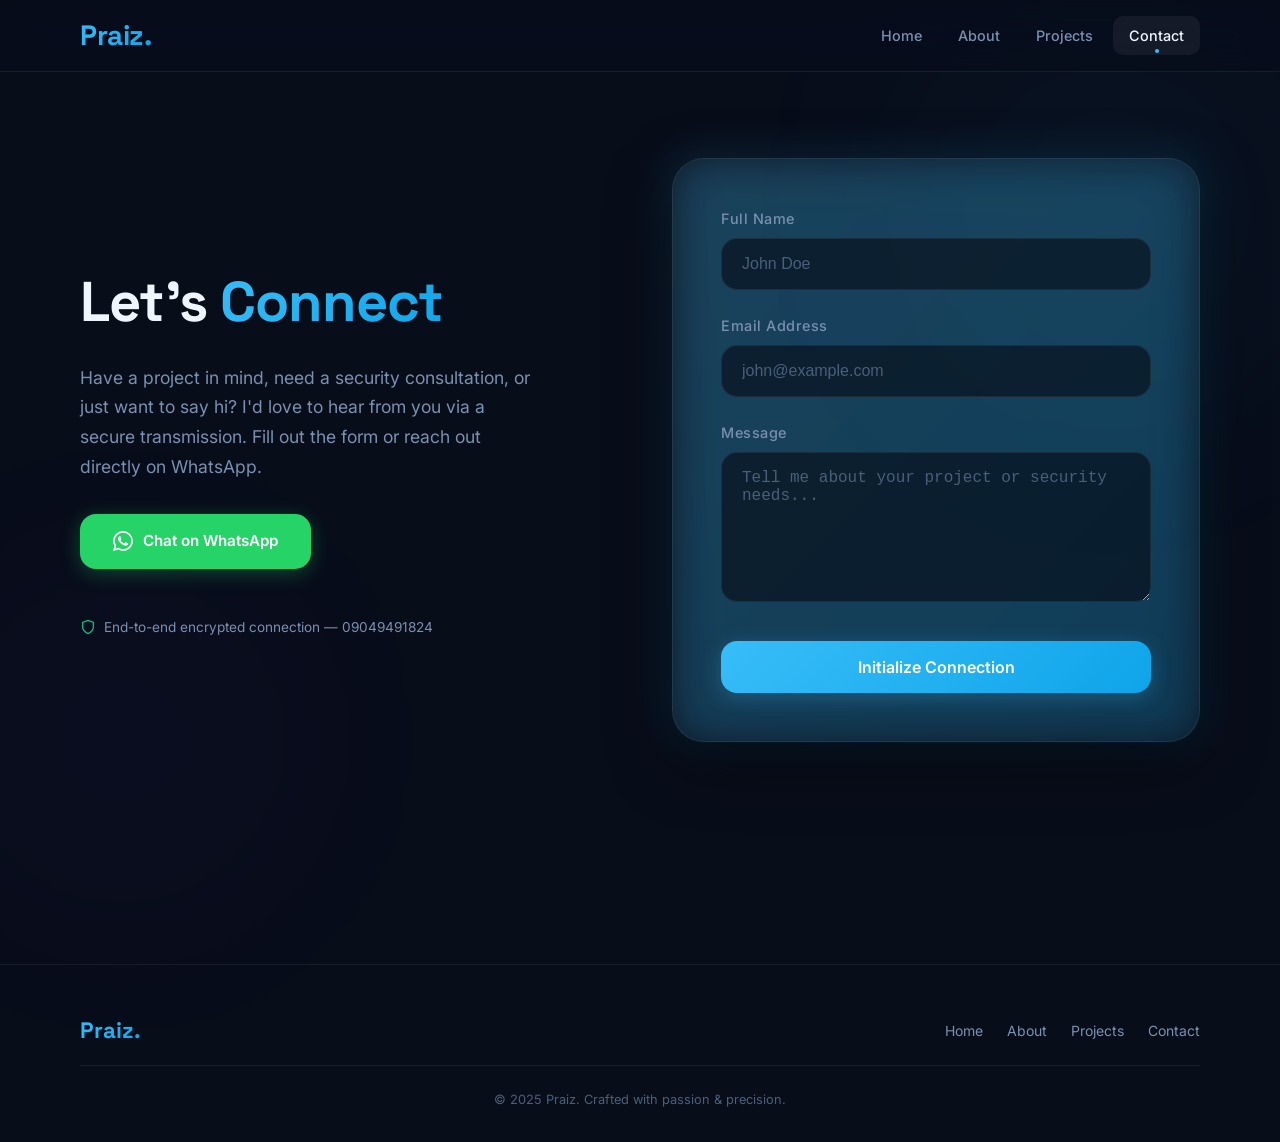
<file: contact.html>
<!DOCTYPE html>
<html lang="en">

<head>
    <meta charset="UTF-8">
    <meta name="viewport" content="width=device-width, initial-scale=1.0">
    <meta name="description" content="Contact Praiz — Web Developer & Cybersecurity Specialist.">
    <title>Contact — Praiz</title>
    <link rel="icon" type="image/x-icon" href="images/favicon.ico">
    <meta property="og:title" content="Contact — Praiz">
    <meta property="og:description" content="Contact Praiz — Web Developer & Cybersecurity Specialist.">
    <meta property="og:type" content="website">
    <link rel="stylesheet" href="style.css" />
    <style>
        .fade-in {
            animation: fadeIn 1s cubic-bezier(0.16, 1, 0.3, 1) forwards;
            opacity: 0;
            transform: translateY(40px);
        }

        @keyframes fadeIn {
            to {
                opacity: 1;
                transform: translateY(0);
            }
        }

        main {
            min-height: 100vh;
            display: flex;
            align-items: center;
            padding-top: calc(var(--nav-h) + 3rem);
            padding-bottom: 5rem;
            position: relative;
            z-index: 1;
        }

        .contact-grid {
            display: grid;
            grid-template-columns: 1fr 1fr;
            gap: 4rem;
            width: 100%;
            align-items: center;
        }

        .contact-info h2 {
            font-family: 'Space Grotesk', sans-serif;
            font-size: clamp(2.5rem, 5vw, 3.5rem);
            font-weight: 700;
            margin-bottom: 1rem;
            letter-spacing: -1px;
        }

        .contact-info p {
            color: var(--text-muted);
            font-size: 1.1rem;
            margin-bottom: 2rem;
            max-width: 450px;
            line-height: 1.7;
        }

        .contact-form-wrap {
            position: relative;
        }

        .contact-form-wrap::before {
            content: '';
            position: absolute;
            inset: -5px;
            background: linear-gradient(135deg, var(--accent), var(--accent-2));
            filter: blur(20px);
            opacity: 0.15;
            border-radius: var(--radius-xl);
            transition: opacity 0.5s ease;
            z-index: -1;
        }

        .contact-form-wrap:hover::before {
            opacity: 0.3;
        }

        .contact-form {
            background: var(--surface);
            padding: clamp(2rem, 4vw, 3rem);
            border-radius: var(--radius-xl);
            backdrop-filter: blur(20px);
            border: 1px solid var(--border);
            box-shadow: var(--shadow-lg);
        }

        .form-group {
            margin-bottom: 1.5rem;
        }

        .form-label {
            display: block;
            margin-bottom: 0.5rem;
            font-weight: 500;
            color: var(--text-muted);
            font-size: 0.9rem;
            letter-spacing: 0.5px;
        }

        .form-control {
            width: 100%;
            padding: 1rem 1.25rem;
            background: rgba(5, 11, 20, 0.6);
            border: 1px solid var(--border);
            border-radius: var(--radius);
            color: var(--text);
            font-size: 1rem;
            transition: all var(--transition);
            outline: none;
        }

        .form-control::placeholder {
            color: var(--text-dim);
        }

        .form-control:focus {
            border-color: var(--accent);
            box-shadow: 0 0 0 4px rgba(56, 189, 248, 0.1);
            background: rgba(5, 11, 20, 0.9);
        }

        textarea.form-control {
            min-height: 150px;
            resize: vertical;
        }

        .btn-submit {
            display: inline-flex;
            align-items: center;
            justify-content: center;
            gap: 0.5rem;
            width: 100%;
            padding: 1rem 2rem;
            border-radius: var(--radius);
            font-weight: 600;
            font-size: 1rem;
            cursor: pointer;
            transition: all var(--spring);
            border: none;
            outline: none;
            position: relative;
            overflow: hidden;
            z-index: 1;
            margin-top: 0.5rem;
            background: linear-gradient(135deg, var(--accent), var(--accent-2));
            color: #fff;
            box-shadow: 0 4px 20px rgba(56,189,248,0.25);
        }
        .btn-submit:hover {
            transform: translateY(-2px);
            box-shadow: 0 8px 30px rgba(56,189,248,0.4);
        }
        .btn-submit:active {
            transform: translateY(0);
        }
        @media (max-width: 900px) {
            .btn-whatsapp {
                width: 100%;
            }
        }

        .secure-badge {
            display: inline-flex;
            align-items: center;
            gap: 0.5rem;
            margin-top: 1.5rem;
            font-size: 0.85rem;
            color: var(--text-muted);
        }

        .secure-badge svg {
            color: var(--green);
            width: 16px;
            height: 16px;
        }

        @media (max-width: 900px) {
            .contact-grid {
                grid-template-columns: 1fr;
                gap: 2.5rem;
            }

            .contact-info {
                text-align: center;
            }

            .contact-info p {
                margin: 0 auto 2rem;
            }

            .secure-badge {
                justify-content: center;
            }
        }

        @media (max-width: 640px) {
            .contact-form {
                padding: 1.5rem;
                border-radius: var(--radius-lg);
            }
        }
    </style>
</head>

<body>
  <div class="orb orb-1" aria-hidden="true"></div>
  <div class="orb orb-2" aria-hidden="true"></div>

  <!-- NAVBAR -->
  <header class="navbar" id="navbar">
    <div class="container nav-inner">
      <a href="index.html" class="nav-logo">Praiz.</a>
      <nav class="nav-links" aria-label="Primary navigation">
        <a href="index.html">Home</a>
        <a href="about.html">About</a>
        <a href="projects.html">Projects</a>
        <a href="contact.html" class="active">Contact</a>
      </nav>
      <button class="hamburger" id="hamburger" aria-label="Toggle menu" aria-expanded="false">
        <span></span><span></span><span></span>
      </button>
    </div>
  </header>

  <!-- Mobile Drawer -->
  <div class="mobile-overlay" id="mobileOverlay" aria-hidden="true"></div>
  <div class="mobile-drawer" id="mobileDrawer" aria-label="Mobile navigation">
    <div class="mobile-drawer-logo">Praiz.</div>
    <nav class="mobile-nav-links">
      <a href="index.html">
        <span class="nav-icon"><svg width="18" height="18" viewBox="0 0 24 24" fill="none" stroke="currentColor" stroke-width="2" stroke-linecap="round" stroke-linejoin="round"><path d="M3 9l9-7 9 7v11a2 2 0 0 1-2 2H5a2 2 0 0 1-2-2z"/><polyline points="9 22 9 12 15 12 15 22"/></svg></span>
        Home
      </a>
      <a href="about.html">
        <span class="nav-icon"><svg width="18" height="18" viewBox="0 0 24 24" fill="none" stroke="currentColor" stroke-width="2" stroke-linecap="round" stroke-linejoin="round"><path d="M20 21v-2a4 4 0 0 0-4-4H8a4 4 0 0 0-4 4v2"/><circle cx="12" cy="7" r="4"/></svg></span>
        About
      </a>
      <a href="projects.html">
        <span class="nav-icon"><svg width="18" height="18" viewBox="0 0 24 24" fill="none" stroke="currentColor" stroke-width="2" stroke-linecap="round" stroke-linejoin="round"><rect x="2" y="3" width="20" height="14" rx="2"/><line x1="8" y1="21" x2="16" y2="21"/><line x1="12" y1="17" x2="12" y2="21"/></svg></span>
        Projects
      </a>
      <a href="contact.html" class="active">
        <span class="nav-icon"><svg width="18" height="18" viewBox="0 0 24 24" fill="none" stroke="currentColor" stroke-width="2" stroke-linecap="round" stroke-linejoin="round"><path d="M4 4h16c1.1 0 2 .9 2 2v12c0 1.1-.9 2-2 2H4c-1.1 0-2-.9-2-2V6c0-1.1.9-2 2-2z"/><polyline points="22,6 12,13 2,6"/></svg></span>
        Contact
      </a>
    </nav>
    <div class="mobile-drawer-footer">© 2025 Praiz. All rights reserved.</div>
  </div>

    <main class="container">
        <div class="contact-grid">
            <div class="contact-info fade-in">
                <h2>Let's <span class="gradient-text">Connect</span></h2>
                <p>Have a project in mind, need a security consultation, or just want to say hi? I'd love to hear from
                    you via a secure transmission. Fill out the form or reach out directly on WhatsApp.</p>
                <a href="https://wa.me/2349049491824" target="_blank" rel="noopener noreferrer" class="btn btn-whatsapp" style="margin-bottom:1.5rem;">
                    <svg width="20" height="20" viewBox="0 0 24 24" fill="currentColor"><path d="M17.472 14.382c-.297-.149-1.758-.867-2.03-.967-.273-.099-.471-.148-.67.15-.197.297-.767.966-.94 1.164-.173.199-.347.223-.644.075-.297-.15-1.255-.463-2.39-1.475-.883-.788-1.48-1.761-1.653-2.059-.173-.297-.018-.458.13-.606.134-.133.298-.347.446-.52.149-.174.198-.298.298-.497.099-.198.05-.371-.025-.52-.075-.149-.669-1.612-.916-2.207-.242-.579-.487-.5-.669-.51-.173-.008-.371-.01-.57-.01-.198 0-.52.074-.792.372-.272.297-1.04 1.016-1.04 2.479 0 1.462 1.065 2.875 1.213 3.074.149.198 2.096 3.2 5.077 4.487.709.306 1.262.489 1.694.625.712.227 1.36.195 1.871.118.571-.085 1.758-.719 2.006-1.413.248-.694.248-1.289.173-1.413-.074-.124-.272-.198-.57-.347m-5.421 7.403h-.004a9.87 9.87 0 01-5.031-1.378l-.361-.214-3.741.982.998-3.648-.235-.374a9.86 9.86 0 01-1.51-5.26c.001-5.45 4.436-9.884 9.888-9.884 2.64 0 5.122 1.03 6.988 2.898a9.825 9.825 0 012.893 6.994c-.003 5.45-4.437 9.884-9.885 9.884m8.413-18.297A11.815 11.815 0 0012.05 0C5.495 0 .16 5.335.157 11.892c0 2.096.547 4.142 1.588 5.945L.057 24l6.305-1.654a11.882 11.882 0 005.683 1.448h.005c6.554 0 11.89-5.335 11.893-11.893a11.821 11.821 0 00-3.48-8.413z"/></svg>
                    Chat on WhatsApp
                </a>
                <div class="secure-badge">
                    <svg viewBox="0 0 24 24" fill="none" stroke="currentColor" stroke-width="2" stroke-linecap="round"
                        stroke-linejoin="round">
                        <path d="M12 22s8-4 8-10V5l-8-3-8 3v7c0 6 8 10 8 10z"></path>
                    </svg>
                    End-to-end encrypted connection — 09049491824
                </div>
            </div>

            <div class="contact-form-wrap fade-in" style="animation-delay: 0.2s;">
                <div class="contact-form">
                    <form id="contactForm">
                        <div class="form-group">
                            <label for="name" class="form-label">Full Name</label>
                            <input type="text" id="name" class="form-control" placeholder="John Doe" required>
                        </div>
                        <div class="form-group">
                            <label for="email" class="form-label">Email Address</label>
                            <input type="email" id="email" class="form-control" placeholder="john@example.com" required>
                        </div>
                        <div class="form-group">
                            <label for="message" class="form-label">Message</label>
                            <textarea id="message" class="form-control"
                                placeholder="Tell me about your project or security needs..." required></textarea>
                        </div>
                        <button type="submit" class="btn-submit">Initialize Connection</button>
                    </form>
                </div>
            </div>
        </div>
    </main>

    <!-- FOOTER -->
    <footer class="footer">
      <div class="container">
        <div class="footer-inner">
          <a href="index.html" class="footer-logo">Praiz.</a>
          <nav class="footer-links">
            <a href="index.html">Home</a>
            <a href="about.html">About</a>
            <a href="projects.html">Projects</a>
            <a href="contact.html">Contact</a>
          </nav>
        </div>
        <p class="footer-copy">© 2025 Praiz. Crafted with passion & precision.</p>
      </div>
    </footer>

  <script>
    (() => {
      // Navbar scroll effect
      const navbar = document.getElementById('navbar');
      window.addEventListener('scroll', () => {
        navbar.classList.toggle('scrolled', window.scrollY > 20);
      }, { passive: true });

      // Hamburger Menu Toggle
      const hamburger = document.getElementById('hamburger');
      const drawer    = document.getElementById('mobileDrawer');
      const overlay   = document.getElementById('mobileOverlay');

      function openMenu() {
        hamburger.classList.add('open');
        drawer.classList.add('open');
        overlay.classList.add('open');
        document.body.style.overflow = 'hidden';
        hamburger.setAttribute('aria-expanded', 'true');
      }
      function closeMenu() {
        hamburger.classList.remove('open');
        drawer.classList.remove('open');
        overlay.classList.remove('open');
        document.body.style.overflow = '';
        hamburger.setAttribute('aria-expanded', 'false');
      }
      hamburger.addEventListener('click', () => drawer.classList.contains('open') ? closeMenu() : openMenu());
      overlay.addEventListener('click', closeMenu);
      document.querySelectorAll('.mobile-nav-links a').forEach(a => a.addEventListener('click', closeMenu));

      // Form submission to WhatsApp with security improvements
      document.getElementById('contactForm').addEventListener('submit', function(e) {
        e.preventDefault();
        
        // Input validation
        const name = document.getElementById('name').value.trim();
        const email = document.getElementById('email').value.trim();
        const message = document.getElementById('message').value.trim();
        
        // Basic validation
        if (!name || !email || !message) {
          alert('Please fill in all fields');
          return;
        }
        
        // Email validation
        const emailRegex = /^[^\s@]+@[^\s@]+\.[^\s@]+$/;
        if (!emailRegex.test(email)) {
          alert('Please enter a valid email address');
          return;
        }
        
        // Message length validation
        if (message.length < 10) {
          alert('Message must be at least 10 characters long');
          return;
        }
        
        // Sanitize inputs
        const sanitizedName = name.replace(/[^a-zA-Z0-9\s]/g, '');
        const sanitizedEmail = email.replace(/[^a-zA-Z0-9@._-]/g, '');
        const sanitizedMessage = message.replace(/[^a-zA-Z0-9\s.,!?@#\$%\^&\*\(\)_\+=\[\]\{\};:'"\\|<>\/?]/g, '');
        
        const whatsappNumber = "2349049491824";
        const whatsappText = `Hello Praiz, my name is ${encodeURIComponent(sanitizedName)} (${encodeURIComponent(sanitizedEmail)}).%0A%0A${encodeURIComponent(sanitizedMessage)}`;
        
        // Open WhatsApp in new tab
        window.open(`https://wa.me/${whatsappNumber}?text=${whatsappText}`, '_blank');
        
        // Reset form
        this.reset();
        
        // Show success message
        alert('Message sent successfully! I will contact you via WhatsApp shortly.');
      });

      // Fade-in observer
      const observer = new IntersectionObserver((entries) => {
        entries.forEach(entry => {
          if (entry.isIntersecting) {
            entry.target.style.opacity = '1';
          }
        });
      });
      document.querySelectorAll('.fade-in').forEach(el => observer.observe(el));
    })();
  </script>
</body>

</html>
</file>
<file: style.css>
/* ============================================================
   PRAIZ PORTFOLIO — GLOBAL STYLESHEET
   Professional, Mobile-First Design System
   ============================================================ */

/* ── Google Fonts ── */
@import url('https://fonts.googleapis.com/css2?family=Inter:wght@300;400;500;600;700;800;900&family=Space+Grotesk:wght@400;500;600;700&display=swap');

/* ── CSS Variables ── */
:root {
  --bg:            #080d1a;
  --bg-2:          #0d1526;
  --card-bg:       rgba(255,255,255,0.03);
  --surface:       rgba(255,255,255,0.03);
  --text-main:     #f0f6ff;
  --surface-hover: rgba(255,255,255,0.06);
  --border:        rgba(255,255,255,0.07);
  --border-hover:  rgba(56,189,248,0.4);

  --text:          #f0f6ff;
  --text-muted:    #7a90b0;
  --text-dim:      #4a607a;

  --accent:        #38bdf8;
  --accent-2:      #0ea5e9;
  --accent-3:      #7c3aed;
  --accent-secondary: #0ea5e9;
  --green:         #10b981;
  --red:           #f43f5e;

  --nav-h:         72px;
  --radius-sm:     10px;
  --radius:        16px;
  --radius-lg:     24px;
  --radius-xl:     32px;

  --shadow-sm:  0 2px 8px rgba(0,0,0,0.3);
  --shadow:     0 8px 32px rgba(0,0,0,0.4);
  --shadow-lg:  0 20px 60px rgba(0,0,0,0.5);
  --shadow-glow:0 0 40px rgba(56,189,248,0.15);

  --transition: 0.3s cubic-bezier(0.4,0,0.2,1);
  --spring:     0.5s cubic-bezier(0.16,1,0.3,1);
}

/* ── Reset ── */
*, *::before, *::after { margin:0; padding:0; box-sizing:border-box; }
html { scroll-behavior: smooth; -webkit-text-size-adjust: 100%; }
body {
  font-family: 'Inter', system-ui, sans-serif;
  background: var(--bg);
  color: var(--text);
  line-height: 1.6;
  overflow-x: hidden;
  -webkit-font-smoothing: antialiased;
}
img { max-width:100%; display:block; }
a  { text-decoration:none; color:inherit; }
button { font-family:inherit; cursor:pointer; }
ul, ol { list-style:none; }

/* ── Utility ── */
.container {
  max-width: 1200px;
  margin: 0 auto;
  padding: 0 clamp(1rem, 5vw, 2.5rem);
}
.gradient-text {
  background: linear-gradient(135deg, var(--accent), var(--accent-2));
  -webkit-background-clip: text;
  -webkit-text-fill-color: transparent;
  background-clip: text;
}
.sr-only {
  position:absolute; width:1px; height:1px;
  padding:0; margin:-1px; overflow:hidden;
  clip:rect(0,0,0,0); white-space:nowrap; border:0;
}

/* ── Background Orbs ── */
.orb {
  position: fixed;
  border-radius: 50%;
  filter: blur(100px);
  pointer-events: none;
  z-index: 0;
  opacity: 0.5;
  animation: orbFloat 20s ease-in-out infinite alternate;
}
.orb-1 {
  width: clamp(300px,50vw,600px);
  height: clamp(300px,50vw,600px);
  background: radial-gradient(circle, rgba(56,189,248,0.12), transparent 70%);
  top: -10%; right: -10%;
}
.orb-2 {
  width: clamp(250px,40vw,500px);
  height: clamp(250px,40vw,500px);
  background: radial-gradient(circle, rgba(124,58,237,0.1), transparent 70%);
  bottom: -10%; left: -10%;
  animation-delay: -10s;
}
@keyframes orbFloat {
  0%   { transform: translate(0,0) scale(1); }
  100% { transform: translate(40px,60px) scale(1.15); }
}

/* ============================================================
   NAVIGATION
   ============================================================ */
.navbar {
  position: fixed;
  top: 0; left: 0; right: 0;
  height: var(--nav-h);
  z-index: 1000;
  background: rgba(8,13,26,0.8);
  backdrop-filter: blur(20px) saturate(180%);
  -webkit-backdrop-filter: blur(20px) saturate(180%);
  border-bottom: 1px solid var(--border);
  transition: background var(--transition), box-shadow var(--transition);
}
.navbar.scrolled {
  background: rgba(8,13,26,0.95);
  box-shadow: 0 4px 30px rgba(0,0,0,0.4);
}
.nav-inner {
  height: 100%;
  display: flex;
  align-items: center;
  justify-content: space-between;
}
.nav-logo {
  font-family: 'Space Grotesk', sans-serif;
  font-size: 1.75rem;
  font-weight: 700;
  letter-spacing: -0.5px;
  background: linear-gradient(135deg, var(--accent), var(--accent-2));
  -webkit-background-clip: text;
  -webkit-text-fill-color: transparent;
  background-clip: text;
  flex-shrink: 0;
}
.nav-links {
  display: flex;
  align-items: center;
  gap: 0.25rem;
}
.nav-links a {
  position: relative;
  padding: 0.5rem 1rem;
  font-size: 0.9rem;
  font-weight: 500;
  color: var(--text-muted);
  border-radius: var(--radius-sm);
  transition: color var(--transition), background var(--transition);
}
.nav-links a:hover,
.nav-links a.active {
  color: var(--text);
  background: var(--surface-hover);
}
.nav-links a.active::after {
  content: '';
  position: absolute;
  bottom: 2px; left: 50%;
  transform: translateX(-50%);
  width: 4px; height: 4px;
  border-radius: 50%;
  background: var(--accent);
}

/* ── Hamburger ── */
.hamburger {
  display: none;
  flex-direction: column;
  justify-content: center;
  gap: 5px;
  width: 44px; height: 44px;
  padding: 10px;
  border-radius: var(--radius-sm);
  background: var(--surface);
  border: 1px solid var(--border);
  cursor: pointer;
  transition: background var(--transition), border-color var(--transition);
  z-index: 1001;
  flex-shrink: 0;
}
.hamburger:hover {
  background: var(--surface-hover);
  border-color: var(--border-hover);
}
.hamburger span {
  display: block;
  width: 100%;
  height: 2px;
  background: var(--text);
  border-radius: 2px;
  transition: transform var(--transition), opacity var(--transition), width var(--transition);
  transform-origin: center;
}
.hamburger.open span:nth-child(1) { transform: translateY(7px) rotate(45deg); }
.hamburger.open span:nth-child(2) { opacity: 0; transform: scaleX(0); }
.hamburger.open span:nth-child(3) { transform: translateY(-7px) rotate(-45deg); }

/* ── Mobile Drawer ── */
.mobile-overlay {
  position: fixed;
  inset: 0;
  background: rgba(0,0,0,0.7);
  backdrop-filter: blur(8px);
  z-index: 998;
  opacity: 0;
  visibility: hidden;
  transition: opacity var(--transition), visibility var(--transition);
}
.mobile-overlay.open { opacity: 1; visibility: visible; }

.mobile-drawer {
  position: fixed;
  top: 0; right: 0;
  width: min(320px, 85vw);
  height: 100dvh;
  background: linear-gradient(160deg, #0d1526 0%, #080d1a 100%);
  border-left: 1px solid var(--border);
  z-index: 999;
  transform: translateX(100%);
  transition: transform var(--spring);
  display: flex;
  flex-direction: column;
  padding: calc(var(--nav-h) + 1.5rem) 2rem 3rem;
  overflow-y: auto;
}
.mobile-drawer.open { transform: translateX(0); }

.mobile-drawer-logo {
  font-family: 'Space Grotesk', sans-serif;
  font-size: 1.5rem;
  font-weight: 700;
  background: linear-gradient(135deg, var(--accent), var(--accent-2));
  -webkit-background-clip: text;
  -webkit-text-fill-color: transparent;
  background-clip: text;
  margin-bottom: 2.5rem;
}
.mobile-nav-links {
  display: flex;
  flex-direction: column;
  gap: 0.5rem;
  flex: 1;
}
.mobile-nav-links a {
  display: flex;
  align-items: center;
  gap: 1rem;
  padding: 1rem 1.25rem;
  border-radius: var(--radius);
  font-size: 1.05rem;
  font-weight: 500;
  color: var(--text-muted);
  border: 1px solid transparent;
  transition: all var(--transition);
}
.mobile-nav-links a .nav-icon {
  width: 36px; height: 36px;
  border-radius: var(--radius-sm);
  background: var(--surface);
  display: flex; align-items: center; justify-content: center;
  flex-shrink: 0;
  transition: background var(--transition);
}
.mobile-nav-links a:hover,
.mobile-nav-links a.active {
  color: var(--text);
  background: var(--surface-hover);
  border-color: var(--border);
}
.mobile-nav-links a.active .nav-icon,
.mobile-nav-links a:hover .nav-icon {
  background: rgba(56,189,248,0.15);
}
.mobile-nav-links a.active { color: var(--accent); }

.mobile-drawer-footer {
  margin-top: 2rem;
  padding-top: 2rem;
  border-top: 1px solid var(--border);
  font-size: 0.8rem;
  color: var(--text-dim);
  text-align: center;
}

/* ============================================================
   BUTTONS
   ============================================================ */
.btn {
  display: inline-flex;
  align-items: center;
  justify-content: center;
  gap: 0.5rem;
  padding: 0.875rem 2rem;
  border-radius: var(--radius);
  font-size: 0.95rem;
  font-weight: 600;
  border: 1px solid transparent;
  cursor: pointer;
  transition: all var(--spring);
  position: relative;
  overflow: hidden;
  white-space: nowrap;
}
.btn-primary {
  background: linear-gradient(135deg, var(--accent), var(--accent-2));
  color: #fff;
  box-shadow: 0 4px 20px rgba(56,189,248,0.25);
}
.btn-primary:hover {
  transform: translateY(-2px);
  box-shadow: 0 8px 30px rgba(56,189,248,0.4);
  color: #fff;
}
.btn-primary:active { transform: translateY(0); }

.btn-ghost {
  background: var(--surface);
  color: var(--text);
  border-color: var(--border);
}
.btn-ghost:hover {
  background: var(--surface-hover);
  border-color: var(--border-hover);
  transform: translateY(-2px);
  color: var(--text);
}

/* ── WhatsApp Button ── */
.btn-whatsapp {
  display: inline-flex;
  align-items: center;
  justify-content: center;
  gap: 0.6rem;
  padding: 0.875rem 2rem;
  border-radius: var(--radius);
  font-size: 0.95rem;
  font-weight: 600;
  border: 1px solid transparent;
  cursor: pointer;
  transition: all var(--spring);
  background: #25d366;
  color: #fff;
  box-shadow: 0 4px 20px rgba(37, 211, 102, 0.3);
  text-decoration: none;
}
.btn-whatsapp:hover {
  background: #20bd5a;
  transform: translateY(-2px);
  box-shadow: 0 8px 30px rgba(37, 211, 102, 0.45);
  color: #fff;
}
.btn-whatsapp:active {
  transform: translateY(0);
}

/* ============================================================
   SECTION HEADERS
   ============================================================ */
.section-label {
  display: inline-flex;
  align-items: center;
  gap: 0.5rem;
  font-size: 0.75rem;
  font-weight: 700;
  letter-spacing: 2px;
  text-transform: uppercase;
  color: var(--accent);
  margin-bottom: 1rem;
}
.section-label::before {
  content: '';
  display: block;
  width: 20px; height: 2px;
  background: var(--accent);
  border-radius: 2px;
}

/* ============================================================
   ANIMATIONS
   ============================================================ */
.fade-up {
  opacity: 0;
  transform: translateY(30px);
  transition: opacity 0.7s ease, transform 0.7s ease;
}
.fade-up.visible {
  opacity: 1;
  transform: translateY(0);
}
.fade-up:nth-child(1) { transition-delay: 0s; }
.fade-up:nth-child(2) { transition-delay: 0.1s; }
.fade-up:nth-child(3) { transition-delay: 0.2s; }
.fade-up:nth-child(4) { transition-delay: 0.3s; }
.fade-up:nth-child(5) { transition-delay: 0.4s; }
.fade-up:nth-child(6) { transition-delay: 0.5s; }

@keyframes pulse-dot {
  0%, 100% { opacity: 1; transform: scale(1); }
  50%       { opacity: 0.5; transform: scale(0.8); }
}
@keyframes float {
  0%, 100% { transform: translateY(0); }
  50%       { transform: translateY(-12px); }
}

/* ============================================================
   FOOTER
   ============================================================ */
.footer {
  position: relative;
  z-index: 1;
  border-top: 1px solid var(--border);
  padding: 3rem 0 2rem;
  margin-top: 4rem;
}
.footer-inner {
  display: flex;
  flex-wrap: wrap;
  align-items: center;
  justify-content: space-between;
  gap: 1.5rem;
}
.footer-logo {
  font-family: 'Space Grotesk', sans-serif;
  font-size: 1.4rem;
  font-weight: 700;
  background: linear-gradient(135deg, var(--accent), var(--accent-2));
  -webkit-background-clip: text;
  -webkit-text-fill-color: transparent;
  background-clip: text;
}
.footer-links {
  display: flex;
  gap: 1.5rem;
  flex-wrap: wrap;
}
.footer-links a {
  font-size: 0.875rem;
  color: var(--text-muted);
  transition: color var(--transition);
}
.footer-links a:hover { color: var(--text); }
.footer-copy {
  font-size: 0.8rem;
  color: var(--text-dim);
  width: 100%;
  text-align: center;
  padding-top: 1.5rem;
  border-top: 1px solid var(--border);
  margin-top: 1rem;
}

/* ============================================================
   SCROLLBAR
   ============================================================ */
::-webkit-scrollbar { width: 6px; }
::-webkit-scrollbar-track { background: var(--bg); }
::-webkit-scrollbar-thumb {
  background: rgba(56,189,248,0.3);
  border-radius: 3px;
}
::-webkit-scrollbar-thumb:hover { background: rgba(56,189,248,0.5); }

/* ============================================================
   RESPONSIVE HELPERS
   ============================================================ */
@media (max-width: 768px) {
  .hamburger { display: flex; }
  .nav-links  { display: none; }
}
</file>
